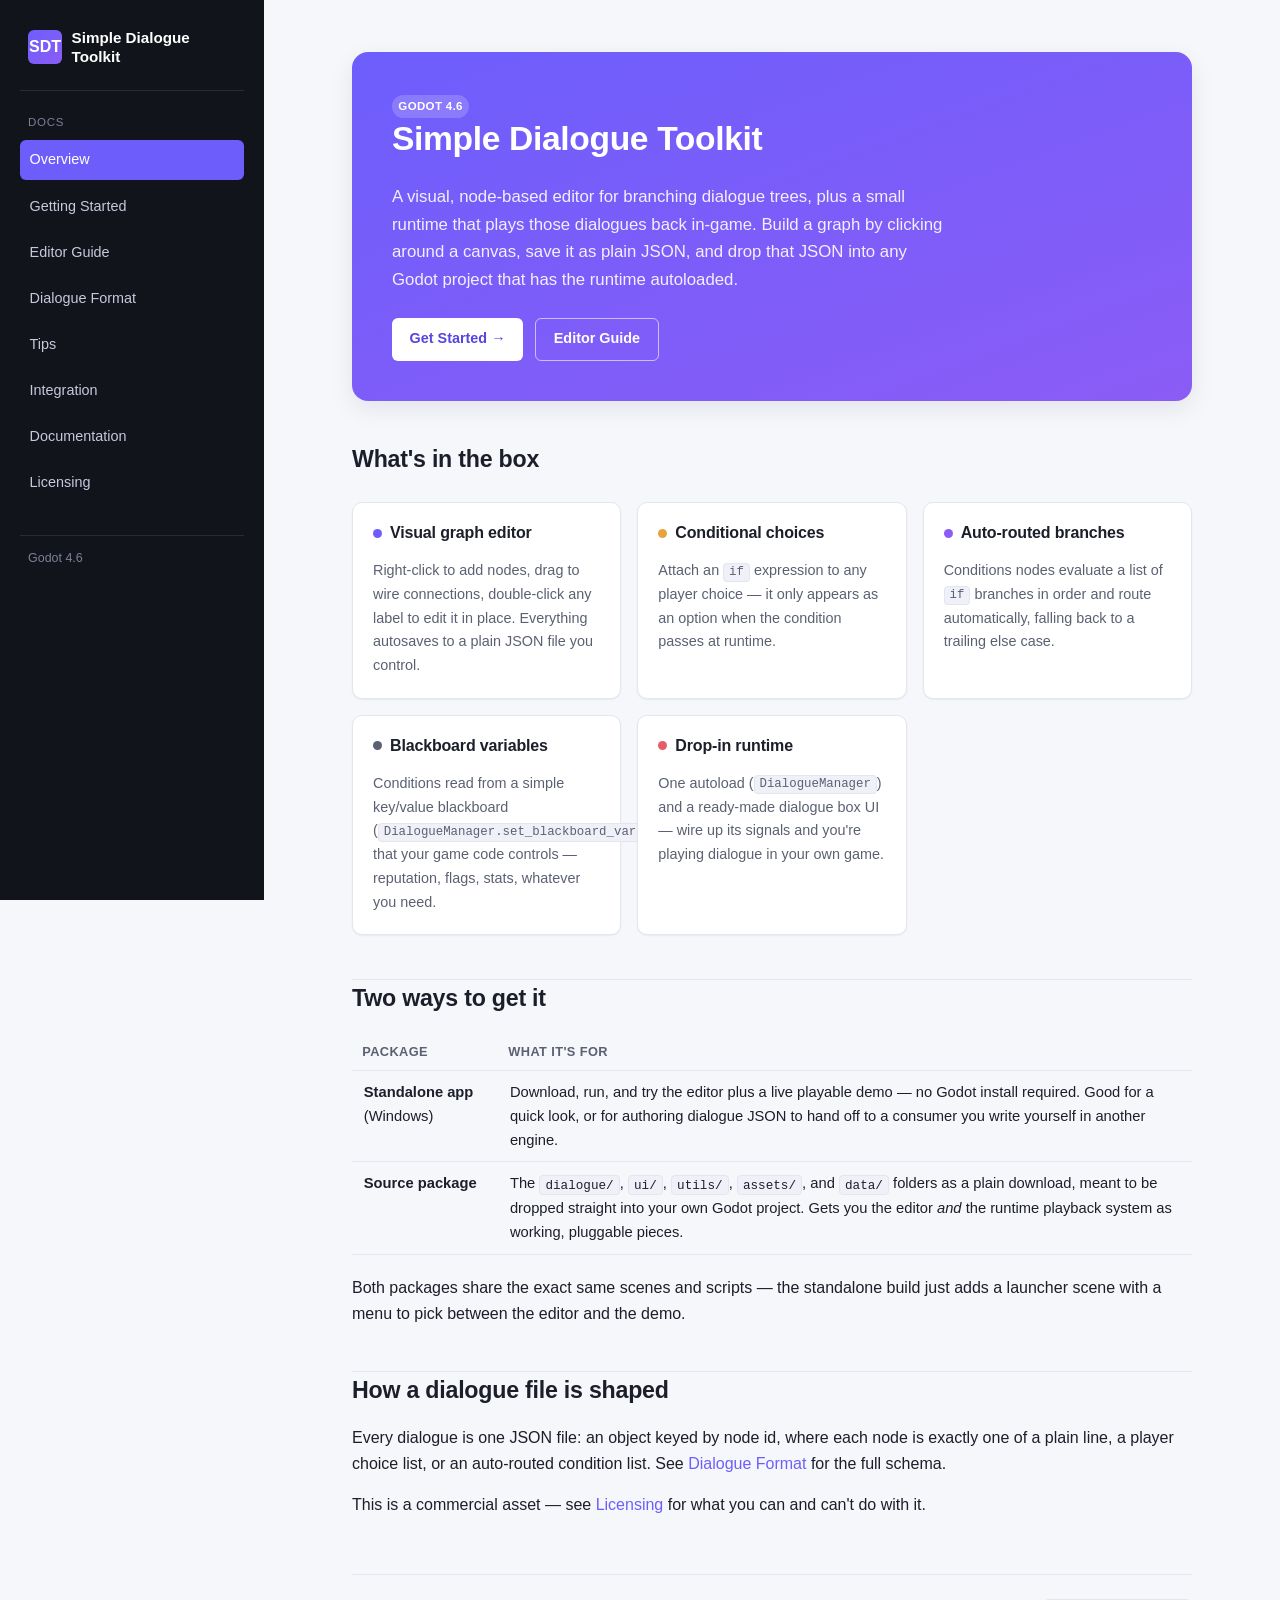
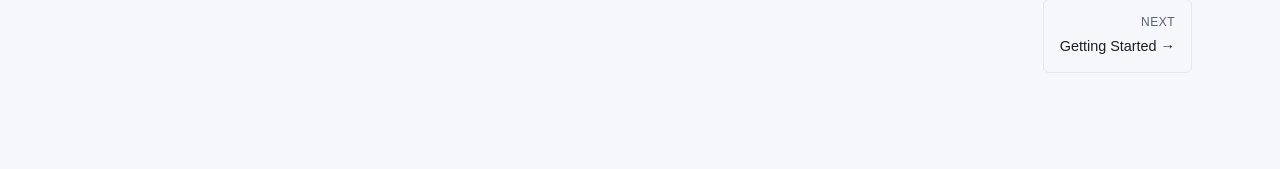
<file: index.html>
<!DOCTYPE html>
<html lang="en">
<head>
<meta charset="UTF-8">
<meta name="viewport" content="width=device-width, initial-scale=1.0">
<title>Overvieww · Simple Dialogue Toolkit Docs</title>
<link rel="stylesheet" href="assets/css/style.css">
</head>
<body>
<button class="nav-toggle" aria-label="Toggle navigation">☰</button>
<div class="layout">
  <nav class="sidebar">
    <div class="sidebar-brand">
      <span class="brand-mark">SDT</span>
      <span class="brand-name">Simple Dialogue<br>Toolkit</span>
    </div>
    <div class="sidebar-section-label">Docs</div>
    <ul class="nav-list">
      <li><a href="index.html">Overview</a></li>
      <li><a href="getting-started.html">Getting Started</a></li>
      <li><a href="editor-guide.html">Editor Guide</a></li>
      <li><a href="dialogue-format.html">Dialogue Format</a></li>
      <li><a href="tips.html">Tips</a></li>
      <li><a href="integration.html">Integration</a></li>
      <li><a href="scripting.html">Documentation</a></li>
      <li><a href="licensing.html">Licensing</a></li>
    </ul>
    <div class="sidebar-footer">Godot 4.6</div>
  </nav>

  <main class="content">
    <div class="content-inner">

      <div class="hero">
        <span class="badge" style="background:rgba(255,255,255,0.18);color:#fff;">Godot 4.6</span>
        <h1>Simple Dialogue Toolkit</h1>
        <p>A visual, node-based editor for branching dialogue trees, plus a small runtime
        that plays those dialogues back in-game. Build a graph by clicking around a canvas,
        save it as plain JSON, and drop that JSON into any Godot project that has the
        runtime autoloaded.</p>
        <div class="hero-actions">
          <a class="btn btn--light" href="getting-started.html">Get Started →</a>
          <a class="btn btn--outline" href="editor-guide.html">Editor Guide</a>
        </div>
      </div>

      <h2>What's in the box</h2>
      <div class="card-grid">
        <div class="card">
          <h3><span class="dot dot--choice"></span> Visual graph editor</h3>
          <p>Right-click to add nodes, drag to wire connections, double-click any label
          to edit it in place. Everything autosaves to a plain JSON file you control.</p>
        </div>
        <div class="card">
          <h3><span class="dot dot--choice-if"></span> Conditional choices</h3>
          <p>Attach an <code>if</code> expression to any player choice — it only appears
          as an option when the condition passes at runtime.</p>
        </div>
        <div class="card">
          <h3><span class="dot dot--condition"></span> Auto-routed branches</h3>
          <p>Conditions nodes evaluate a list of <code>if</code> branches in order and
          route automatically, falling back to a trailing else case.</p>
        </div>
        <div class="card">
          <h3><span class="dot dot--else"></span> Blackboard variables</h3>
          <p>Conditions read from a simple key/value blackboard
          (<code>DialogueManager.set_blackboard_variable()</code>) that your game code
          controls — reputation, flags, stats, whatever you need.</p>
        </div>
        <div class="card">
          <h3><span class="dot" style="background:var(--color-accent-red)"></span> Drop-in runtime</h3>
          <p>One autoload (<code>DialogueManager</code>) and a ready-made dialogue box UI —
          wire up its signals and you're playing dialogue in your own game.</p>
        </div>
      </div>

      <h2>Two ways to get it</h2>
      <table>
        <tr><th>Package</th><th>What it's for</th></tr>
        <tr>
          <td><strong>Standalone app</strong> (Windows)</td>
          <td>Download, run, and try the editor plus a live playable demo — no Godot
          install required. Good for a quick look, or for authoring dialogue JSON to
          hand off to a consumer you write yourself in another engine.</td>
        </tr>
        <tr>
          <td><strong>Source package</strong></td>
          <td>The <code>dialogue/</code>, <code>ui/</code>, <code>utils/</code>,
          <code>assets/</code>, and <code>data/</code> folders as a plain download, meant
          to be dropped straight into your own Godot project. Gets you the editor
          <em>and</em> the runtime playback system as working, pluggable pieces.</td>
        </tr>
      </table>
      <p>Both packages share the exact same scenes and scripts — the standalone build
      just adds a launcher scene with a menu to pick between the editor and the demo.</p>

      <h2>How a dialogue file is shaped</h2>
      <p>Every dialogue is one JSON file: an object keyed by node id, where each node is
      exactly one of a plain line, a player choice list, or an auto-routed condition
      list. See <a href="dialogue-format.html">Dialogue Format</a> for the full schema.</p>

      <p>This is a commercial asset — see <a href="licensing.html">Licensing</a> for what
      you can and can't do with it.</p>

      <div class="next-prev">
        <span></span>
        <a class="to-end" href="getting-started.html">
          <span class="direction">Next</span>
          Getting Started →
        </a>
      </div>

    </div>
  </main>
</div>
<script src="assets/js/site.js"></script>
</body>
</html>
</file>
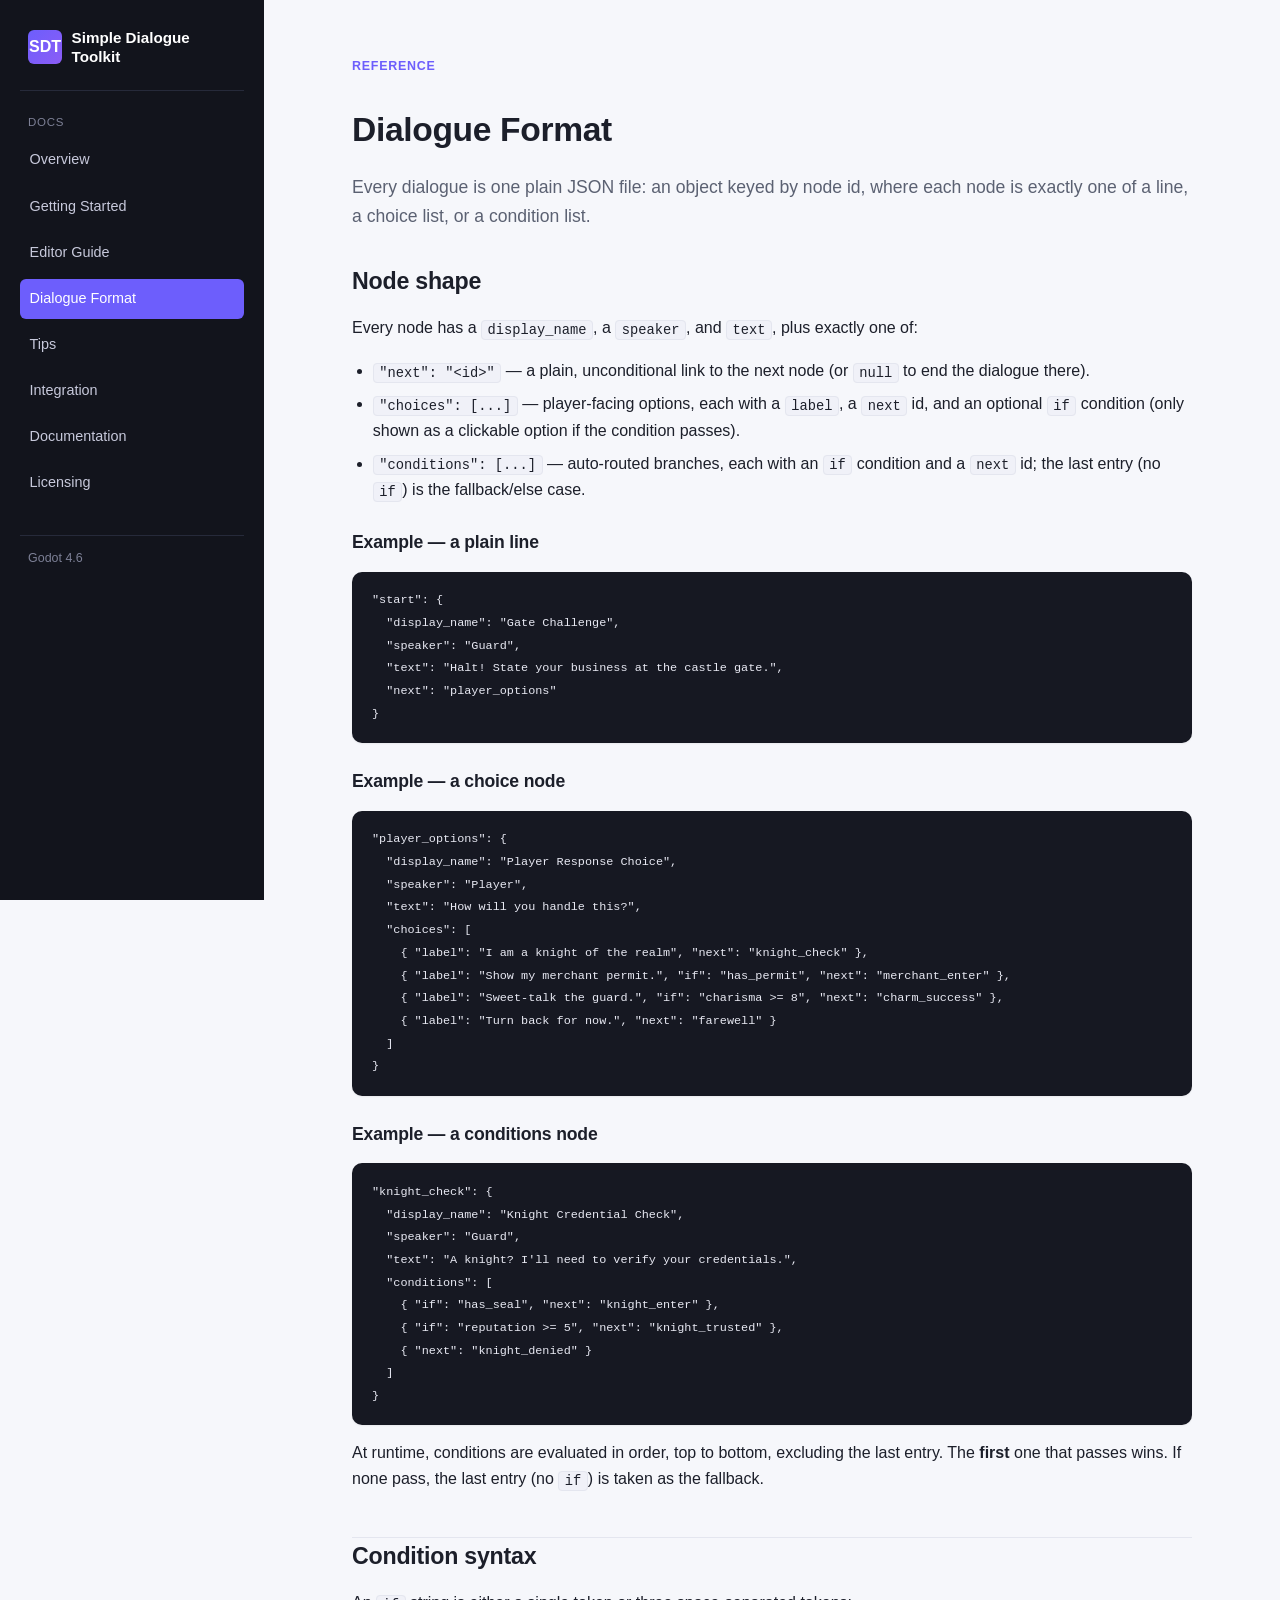
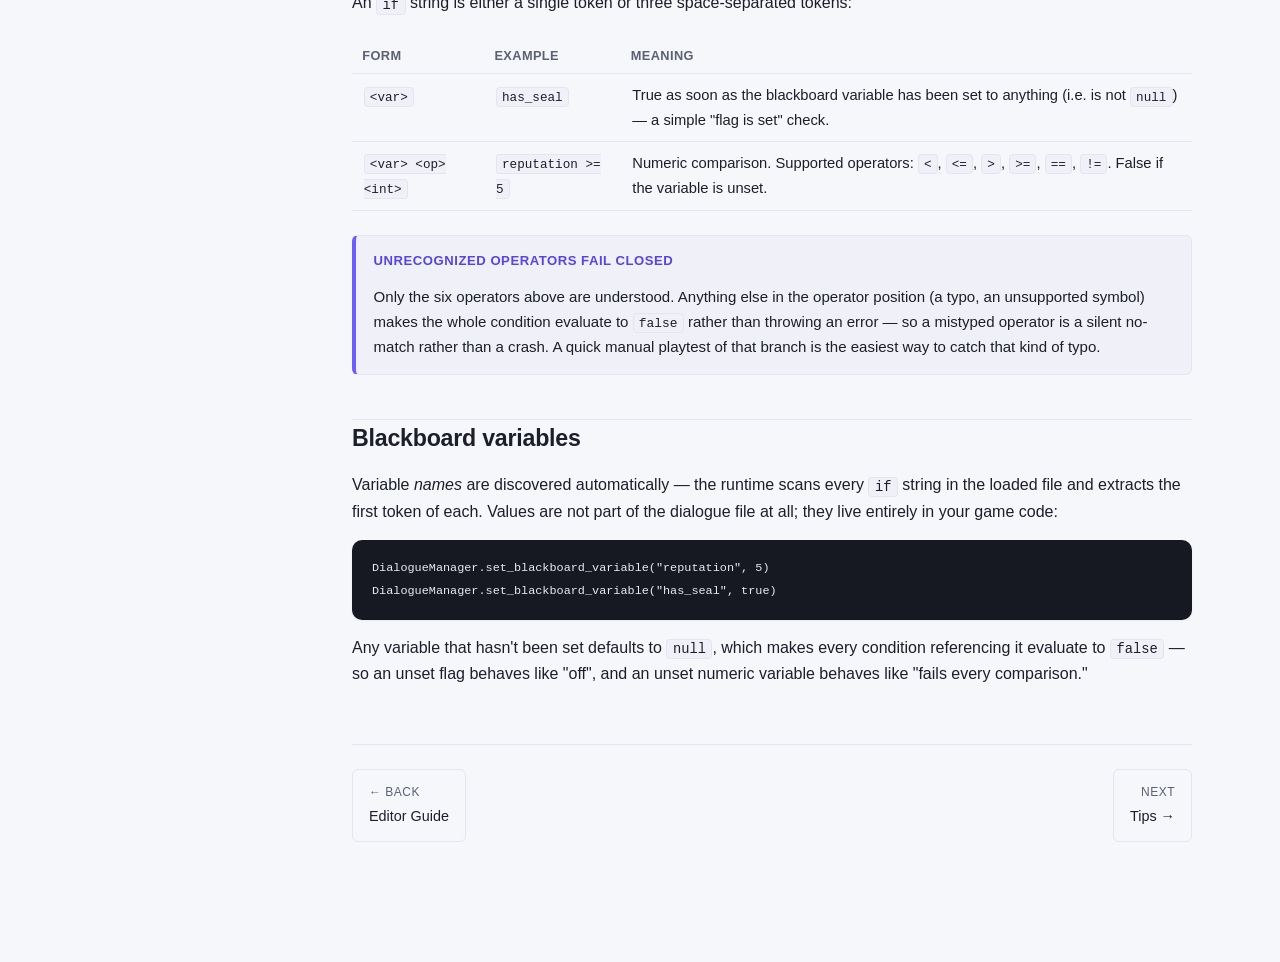
<file: dialogue-format.html>
<!DOCTYPE html>
<html lang="en">
<head>
<meta charset="UTF-8">
<meta name="viewport" content="width=device-width, initial-scale=1.0">
<title>Dialogue Format · Simple Dialogue Toolkit Docs</title>
<link rel="stylesheet" href="assets/css/style.css">
</head>
<body>
<button class="nav-toggle" aria-label="Toggle navigation">☰</button>
<div class="layout">
  <nav class="sidebar">
    <div class="sidebar-brand">
      <span class="brand-mark">SDT</span>
      <span class="brand-name">Simple Dialogue<br>Toolkit</span>
    </div>
    <div class="sidebar-section-label">Docs</div>
    <ul class="nav-list">
      <li><a href="index.html">Overview</a></li>
      <li><a href="getting-started.html">Getting Started</a></li>
      <li><a href="editor-guide.html">Editor Guide</a></li>
      <li><a href="dialogue-format.html">Dialogue Format</a></li>
      <li><a href="tips.html">Tips</a></li>
      <li><a href="integration.html">Integration</a></li>
      <li><a href="scripting.html">Documentation</a></li>
      <li><a href="licensing.html">Licensing</a></li>
    </ul>
    <div class="sidebar-footer">Godot 4.6</div>
  </nav>

  <main class="content">
    <div class="content-inner">
      <div class="page-header">
        <span class="eyebrow">Reference</span>
        <h1>Dialogue Format</h1>
        <p class="lede">Every dialogue is one plain JSON file: an object keyed by node
        id, where each node is exactly one of a line, a choice list, or a condition
        list.</p>
      </div>

      <h2>Node shape</h2>
      <p>Every node has a <code>display_name</code>, a <code>speaker</code>, and
      <code>text</code>, plus exactly one of:</p>
      <ul>
        <li><code>"next": "&lt;id&gt;"</code> — a plain, unconditional link to the next
        node (or <code>null</code> to end the dialogue there).</li>
        <li><code>"choices": [...]</code> — player-facing options, each with a
        <code>label</code>, a <code>next</code> id, and an optional <code>if</code>
        condition (only shown as a clickable option if the condition passes).</li>
        <li><code>"conditions": [...]</code> — auto-routed branches, each with an
        <code>if</code> condition and a <code>next</code> id; the last entry (no
        <code>if</code>) is the fallback/else case.</li>
      </ul>

      <h3>Example — a plain line</h3>
      <pre><code>"start": {
  "display_name": "Gate Challenge",
  "speaker": "Guard",
  "text": "Halt! State your business at the castle gate.",
  "next": "player_options"
}</code></pre>

      <h3>Example — a choice node</h3>
      <pre><code>"player_options": {
  "display_name": "Player Response Choice",
  "speaker": "Player",
  "text": "How will you handle this?",
  "choices": [
    { "label": "I am a knight of the realm", "next": "knight_check" },
    { "label": "Show my merchant permit.", "if": "has_permit", "next": "merchant_enter" },
    { "label": "Sweet-talk the guard.", "if": "charisma >= 8", "next": "charm_success" },
    { "label": "Turn back for now.", "next": "farewell" }
  ]
}</code></pre>

      <h3>Example — a conditions node</h3>
      <pre><code>"knight_check": {
  "display_name": "Knight Credential Check",
  "speaker": "Guard",
  "text": "A knight? I'll need to verify your credentials.",
  "conditions": [
    { "if": "has_seal", "next": "knight_enter" },
    { "if": "reputation >= 5", "next": "knight_trusted" },
    { "next": "knight_denied" }
  ]
}</code></pre>
      <p>At runtime, conditions are evaluated in order, top to bottom, excluding the
      last entry. The <strong>first</strong> one that passes wins. If none pass, the
      last entry (no <code>if</code>) is taken as the fallback.</p>

      <h2>Condition syntax</h2>
      <p>An <code>if</code> string is either a single token or three space-separated
      tokens:</p>
      <table>
        <tr><th>Form</th><th>Example</th><th>Meaning</th></tr>
        <tr>
          <td><code>&lt;var&gt;</code></td>
          <td><code>has_seal</code></td>
          <td>True as soon as the blackboard variable has been set to anything (i.e. is
          not <code>null</code>) — a simple "flag is set" check.</td>
        </tr>
        <tr>
          <td><code>&lt;var&gt; &lt;op&gt; &lt;int&gt;</code></td>
          <td><code>reputation &gt;= 5</code></td>
          <td>Numeric comparison. Supported operators:
          <code>&lt;</code>, <code>&lt;=</code>, <code>&gt;</code>, <code>&gt;=</code>,
          <code>==</code>, <code>!=</code>. False if the variable is unset.</td>
        </tr>
      </table>

      <div class="callout callout--note">
        <span class="callout-title">Unrecognized operators fail closed</span>
        <p>Only the six operators above are understood. Anything else in the operator
        position (a typo, an unsupported symbol) makes the whole condition evaluate to
        <code>false</code> rather than throwing an error — so a mistyped operator is a
        silent no-match rather than a crash. A quick manual playtest of that branch is
        the easiest way to catch that kind of typo.</p>
      </div>

      <h2>Blackboard variables</h2>
      <p>Variable <em>names</em> are discovered automatically — the runtime scans every
      <code>if</code> string in the loaded file and extracts the first token of each.
      Values are not part of the dialogue file at all; they live entirely in your game
      code:</p>
      <pre><code>DialogueManager.set_blackboard_variable("reputation", 5)
DialogueManager.set_blackboard_variable("has_seal", true)</code></pre>
      <p>Any variable that hasn't been set defaults to <code>null</code>, which makes
      every condition referencing it evaluate to <code>false</code> — so an
      unset flag behaves like "off", and an unset numeric variable behaves like
      "fails every comparison."</p>

      <div class="next-prev">
        <a href="editor-guide.html">
          <span class="direction">← Back</span>
          Editor Guide
        </a>
        <a class="to-end" href="tips.html">
          <span class="direction">Next</span>
          Tips →
        </a>
      </div>
    </div>
  </main>
</div>
<script src="assets/js/site.js"></script>
</body>
</html>
</file>
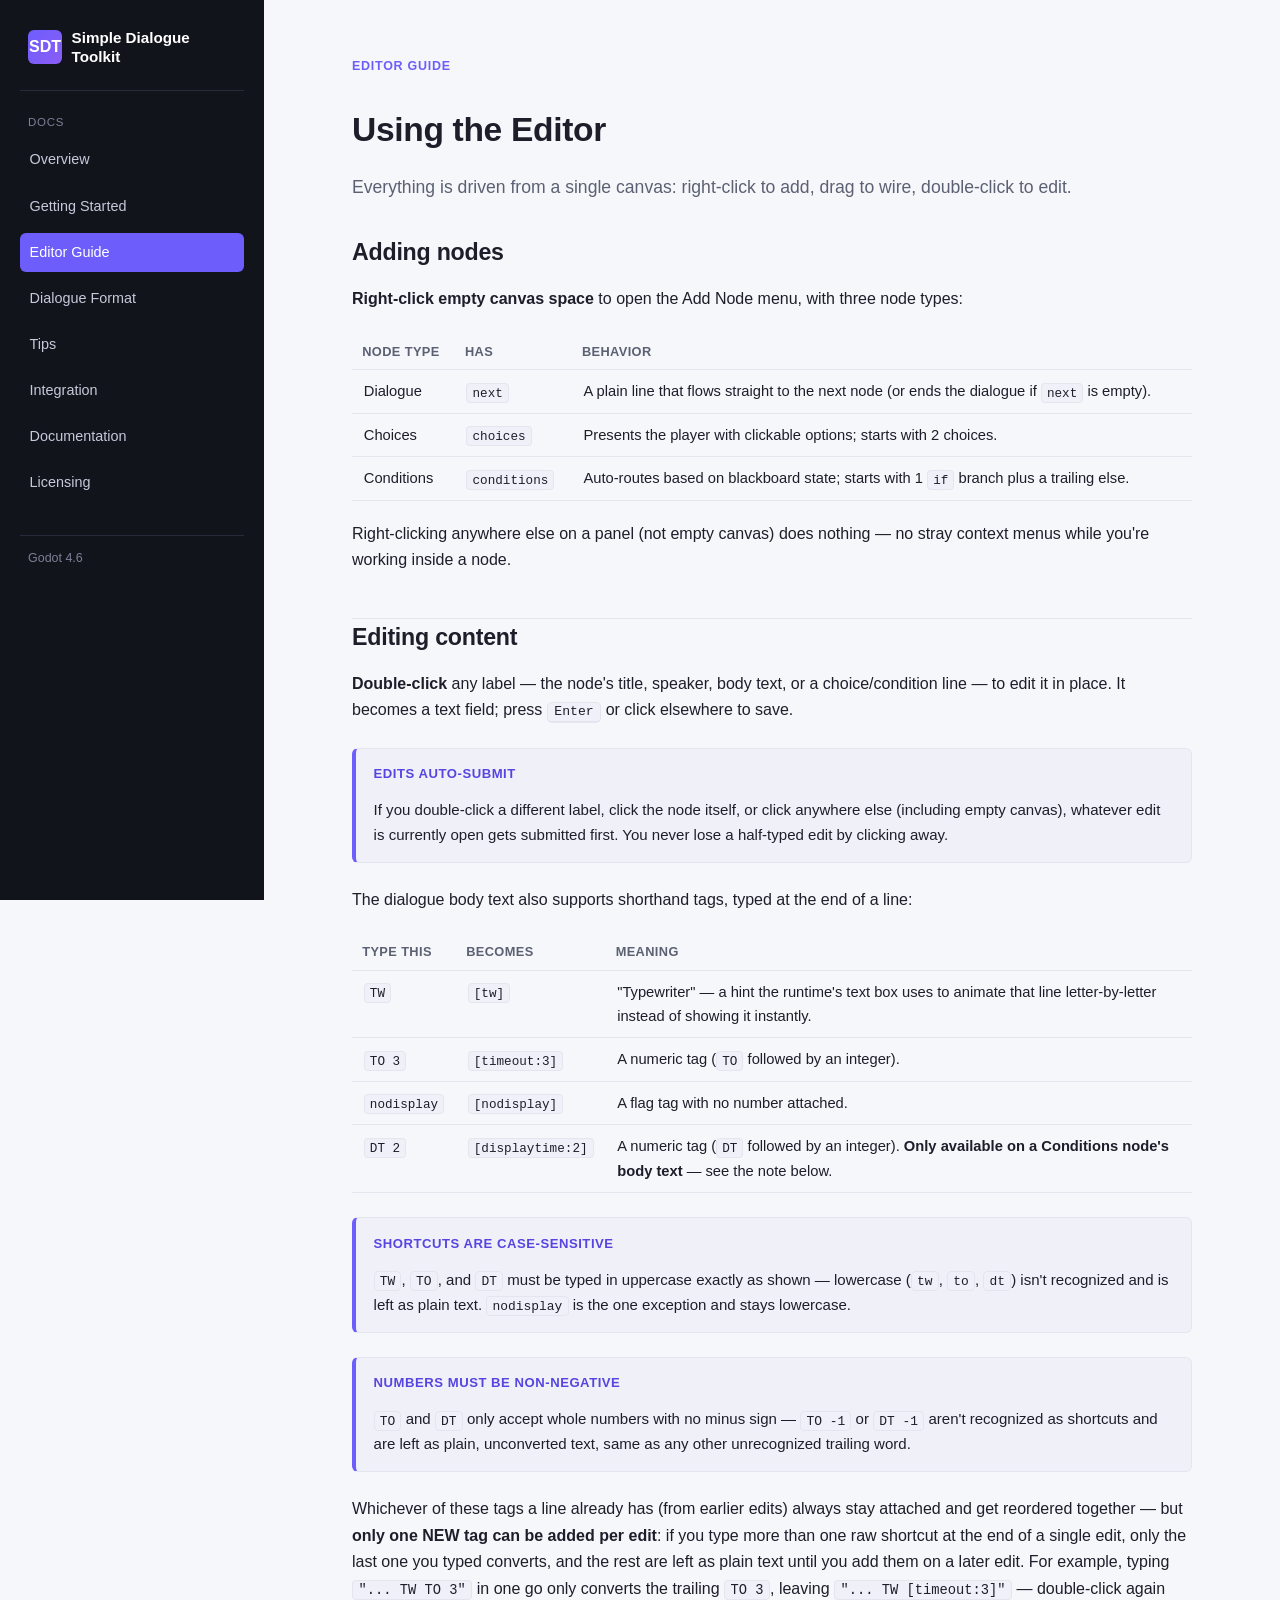
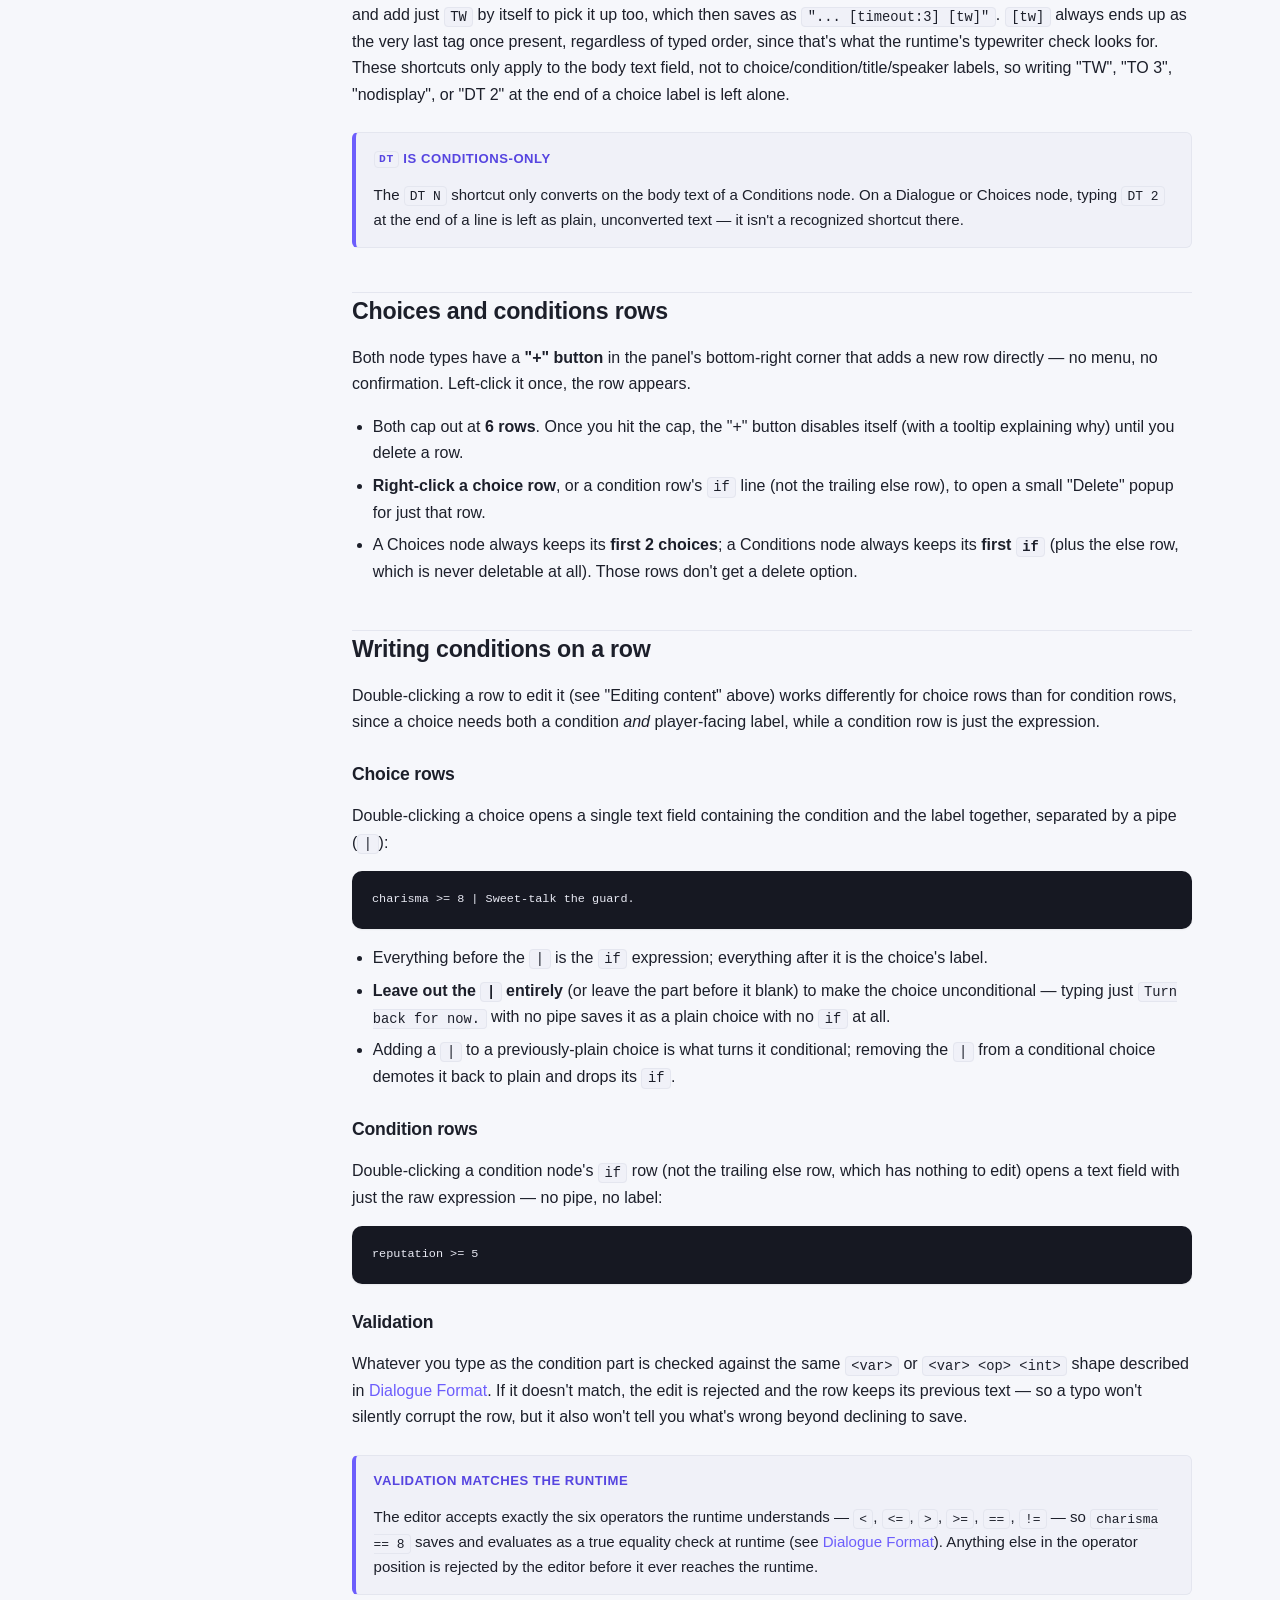
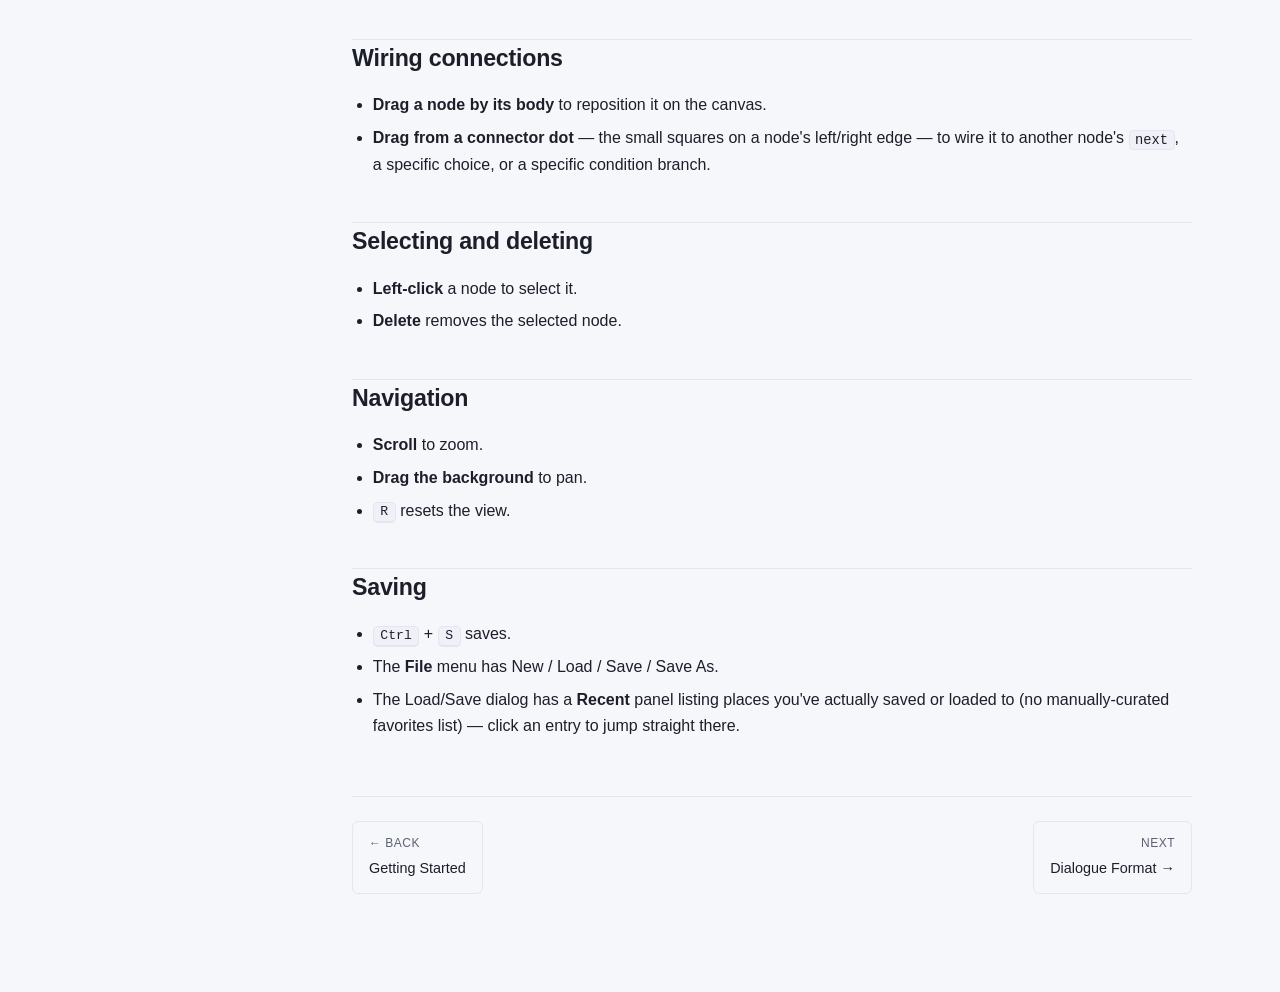
<file: editor-guide.html>
<!DOCTYPE html>
<html lang="en">
<head>
<meta charset="UTF-8">
<meta name="viewport" content="width=device-width, initial-scale=1.0">
<title>Editor Guide · Simple Dialogue Toolkit Docs</title>
<link rel="stylesheet" href="assets/css/style.css">
</head>
<body>
<button class="nav-toggle" aria-label="Toggle navigation">☰</button>
<div class="layout">
  <nav class="sidebar">
    <div class="sidebar-brand">
      <span class="brand-mark">SDT</span>
      <span class="brand-name">Simple Dialogue<br>Toolkit</span>
    </div>
    <div class="sidebar-section-label">Docs</div>
    <ul class="nav-list">
      <li><a href="index.html">Overview</a></li>
      <li><a href="getting-started.html">Getting Started</a></li>
      <li><a href="editor-guide.html">Editor Guide</a></li>
      <li><a href="dialogue-format.html">Dialogue Format</a></li>
      <li><a href="tips.html">Tips</a></li>
      <li><a href="integration.html">Integration</a></li>
      <li><a href="scripting.html">Documentation</a></li>
      <li><a href="licensing.html">Licensing</a></li>
    </ul>
    <div class="sidebar-footer">Godot 4.6</div>
  </nav>

  <main class="content">
    <div class="content-inner">
      <div class="page-header">
        <span class="eyebrow">Editor Guide</span>
        <h1>Using the Editor</h1>
        <p class="lede">Everything is driven from a single canvas: right-click to add,
        drag to wire, double-click to edit.</p>
      </div>

      <h2>Adding nodes</h2>
      <p><strong>Right-click empty canvas space</strong> to open the Add Node menu, with
      three node types:</p>
      <table>
        <tr><th>Node type</th><th>Has</th><th>Behavior</th></tr>
        <tr>
          <td>Dialogue</td>
          <td><code>next</code></td>
          <td>A plain line that flows straight to the next node (or ends the dialogue if
          <code>next</code> is empty).</td>
        </tr>
        <tr>
          <td>Choices</td>
          <td><code>choices</code></td>
          <td>Presents the player with clickable options; starts with 2 choices.</td>
        </tr>
        <tr>
          <td>Conditions</td>
          <td><code>conditions</code></td>
          <td>Auto-routes based on blackboard state; starts with 1 <code>if</code> branch
          plus a trailing else.</td>
        </tr>
      </table>
      <p>Right-clicking anywhere else on a panel (not empty canvas) does nothing — no
      stray context menus while you're working inside a node.</p>

      <h2>Editing content</h2>
      <p><strong>Double-click</strong> any label — the node's title, speaker, body text,
      or a choice/condition line — to edit it in place. It becomes a text field; press
      <kbd>Enter</kbd> or click elsewhere to save.</p>
      <div class="callout callout--note">
        <span class="callout-title">Edits auto-submit</span>
        <p>If you double-click a different label, click the node itself, or click
        anywhere else (including empty canvas), whatever edit is currently open gets
        submitted first. You never lose a half-typed edit by clicking away.</p>
      </div>
      <p>The dialogue body text also supports shorthand tags, typed at the end of a
      line:</p>
      <table>
        <tr><th>Type this</th><th>Becomes</th><th>Meaning</th></tr>
        <tr>
          <td><code>TW</code></td>
          <td><code>[tw]</code></td>
          <td>"Typewriter" — a hint the runtime's text box uses to animate that line
          letter-by-letter instead of showing it instantly.</td>
        </tr>
        <tr>
          <td><code>TO 3</code></td>
          <td><code>[timeout:3]</code></td>
          <td>A numeric tag (<code>TO</code> followed by an integer).</td>
        </tr>
        <tr>
          <td><code>nodisplay</code></td>
          <td><code>[nodisplay]</code></td>
          <td>A flag tag with no number attached.</td>
        </tr>
        <tr>
          <td><code>DT 2</code></td>
          <td><code>[displaytime:2]</code></td>
          <td>A numeric tag (<code>DT</code> followed by an integer).
          <strong>Only available on a Conditions node's body text</strong> — see the
          note below.</td>
        </tr>
      </table>
      <div class="callout callout--note">
        <span class="callout-title">Shortcuts are case-sensitive</span>
        <p><code>TW</code>, <code>TO</code>, and <code>DT</code> must be typed in
        uppercase exactly as shown — lowercase (<code>tw</code>, <code>to</code>,
        <code>dt</code>) isn't recognized and is left as plain text.
        <code>nodisplay</code> is the one exception and stays lowercase.</p>
      </div>
      <div class="callout callout--note">
        <span class="callout-title">Numbers must be non-negative</span>
        <p><code>TO</code> and <code>DT</code> only accept whole numbers with no minus
        sign — <code>TO -1</code> or <code>DT -1</code> aren't recognized as shortcuts
        and are left as plain, unconverted text, same as any other unrecognized
        trailing word.</p>
      </div>
      <p>Whichever of these tags a line already has (from earlier edits) always stay
      attached and get reordered together — but <strong>only one NEW tag can be added
      per edit</strong>: if you type more than one raw shortcut at the end of a single
      edit, only the last one you typed converts, and the rest are left as plain text
      until you add them on a later edit. For example, typing
      <code>"... TW TO 3"</code> in one go only converts the trailing
      <code>TO 3</code>, leaving <code>"... TW [timeout:3]"</code> — double-click again
      and add just <code>TW</code> by itself to pick it up too, which then saves as
      <code>"... [timeout:3] [tw]"</code>. <code>[tw]</code> always ends up as the very
      last tag once present, regardless of typed order, since that's what the
      runtime's typewriter check looks for. These shortcuts only apply to the body
      text field, not to choice/condition/title/speaker labels, so writing "TW",
      "TO 3", "nodisplay", or "DT 2" at the end of a choice label is left alone.</p>
      <div class="callout callout--note">
        <span class="callout-title"><code>DT</code> is Conditions-only</span>
        <p>The <code>DT N</code> shortcut only converts on the body text of a
        Conditions node. On a Dialogue or Choices node, typing <code>DT 2</code>
        at the end of a line is left as plain, unconverted text — it isn't a recognized
        shortcut there.</p>
      </div>

      <h2>Choices and conditions rows</h2>
      <p>Both node types have a <strong>"+" button</strong> in the panel's bottom-right
      corner that adds a new row directly — no menu, no confirmation. Left-click it once,
      the row appears.</p>
      <ul>
        <li>Both cap out at <strong>6 rows</strong>. Once you hit the cap, the "+" button
        disables itself (with a tooltip explaining why) until you delete a row.</li>
        <li><strong>Right-click a choice row</strong>, or a condition row's
        <code>if</code> line (not the trailing else row), to open a small "Delete" popup
        for just that row.</li>
        <li>A Choices node always keeps its <strong>first 2 choices</strong>; a
        Conditions node always keeps its <strong>first <code>if</code></strong> (plus the
        else row, which is never deletable at all). Those rows don't get a delete option.</li>
      </ul>

      <h2>Writing conditions on a row</h2>
      <p>Double-clicking a row to edit it (see "Editing content" above) works
      differently for choice rows than for condition rows, since a choice needs both a
      condition <em>and</em> player-facing label, while a condition row is just the
      expression.</p>

      <h3>Choice rows</h3>
      <p>Double-clicking a choice opens a single text field containing the condition
      and the label together, separated by a pipe (<code>|</code>):</p>
      <pre><code>charisma >= 8 | Sweet-talk the guard.</code></pre>
      <ul>
        <li>Everything before the <code>|</code> is the <code>if</code> expression;
        everything after it is the choice's label.</li>
        <li><strong>Leave out the <code>|</code> entirely</strong> (or leave the part
        before it blank) to make the choice unconditional — typing just
        <code>Turn back for now.</code> with no pipe saves it as a plain choice with no
        <code>if</code> at all.</li>
        <li>Adding a <code>|</code> to a previously-plain choice is what turns it
        conditional; removing the <code>|</code> from a conditional choice demotes it
        back to plain and drops its <code>if</code>.</li>
      </ul>

      <h3>Condition rows</h3>
      <p>Double-clicking a condition node's <code>if</code> row (not the trailing else
      row, which has nothing to edit) opens a text field with just the raw expression —
      no pipe, no label:</p>
      <pre><code>reputation >= 5</code></pre>

      <h3>Validation</h3>
      <p>Whatever you type as the condition part is checked against the same
      <code>&lt;var&gt;</code> or <code>&lt;var&gt; &lt;op&gt; &lt;int&gt;</code> shape
      described in <a href="dialogue-format.html">Dialogue Format</a>. If it doesn't
      match, the edit is rejected and the row keeps its previous text — so a typo won't
      silently corrupt the row, but it also won't tell you what's wrong beyond declining
      to save.</p>
      <div class="callout callout--note">
        <span class="callout-title">Validation matches the runtime</span>
        <p>The editor accepts exactly the six operators the runtime understands —
        <code>&lt;</code>, <code>&lt;=</code>, <code>&gt;</code>, <code>&gt;=</code>,
        <code>==</code>, <code>!=</code> — so <code>charisma == 8</code> saves and
        evaluates as a true equality check at runtime (see
        <a href="dialogue-format.html">Dialogue Format</a>). Anything else in the
        operator position is rejected by the editor before it ever reaches the
        runtime.</p>
      </div>

      <h2>Wiring connections</h2>
      <ul>
        <li><strong>Drag a node by its body</strong> to reposition it on the canvas.</li>
        <li><strong>Drag from a connector dot</strong> — the small squares on a node's
        left/right edge — to wire it to another node's <code>next</code>, a specific
        choice, or a specific condition branch.</li>
      </ul>

      <h2>Selecting and deleting</h2>
      <ul>
        <li><strong>Left-click</strong> a node to select it.</li>
        <li><strong>Delete</strong> removes the selected node.</li>
      </ul>

      <h2>Navigation</h2>
      <ul>
        <li><strong>Scroll</strong> to zoom.</li>
        <li><strong>Drag the background</strong> to pan.</li>
        <li><kbd>R</kbd> resets the view.</li>
      </ul>

      <h2>Saving</h2>
      <ul>
        <li><kbd>Ctrl</kbd> + <kbd>S</kbd> saves.</li>
        <li>The <strong>File</strong> menu has New / Load / Save / Save As.</li>
        <li>The Load/Save dialog has a <strong>Recent</strong> panel listing places
        you've actually saved or loaded to (no manually-curated favorites list) — click
        an entry to jump straight there.</li>
      </ul>

      <div class="next-prev">
        <a href="getting-started.html">
          <span class="direction">← Back</span>
          Getting Started
        </a>
        <a class="to-end" href="dialogue-format.html">
          <span class="direction">Next</span>
          Dialogue Format →
        </a>
      </div>
    </div>
  </main>
</div>
<script src="assets/js/site.js"></script>
</body>
</html>
</file>
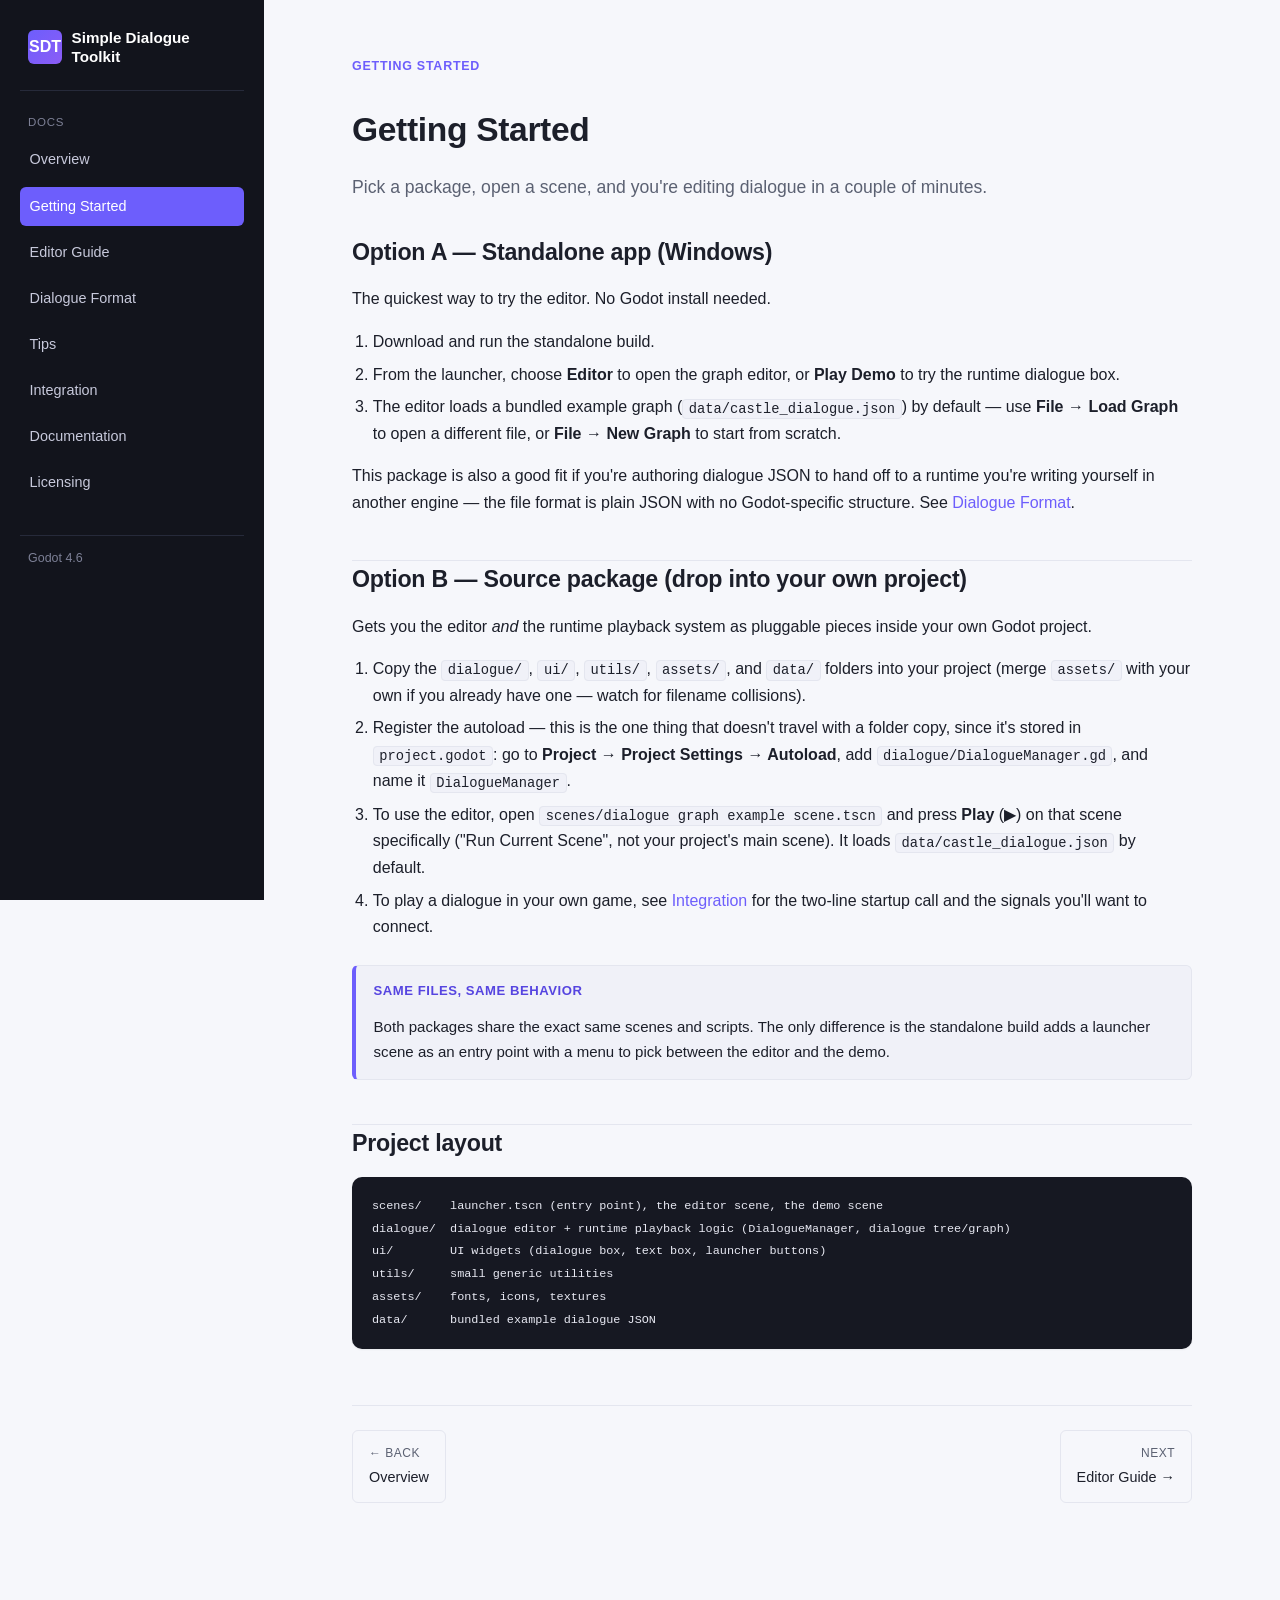
<file: getting-started.html>
<!DOCTYPE html>
<html lang="en">
<head>
<meta charset="UTF-8">
<meta name="viewport" content="width=device-width, initial-scale=1.0">
<title>Getting Started · Simple Dialogue Toolkit Docs</title>
<link rel="stylesheet" href="assets/css/style.css">
</head>
<body>
<button class="nav-toggle" aria-label="Toggle navigation">☰</button>
<div class="layout">
  <nav class="sidebar">
    <div class="sidebar-brand">
      <span class="brand-mark">SDT</span>
      <span class="brand-name">Simple Dialogue<br>Toolkit</span>
    </div>
    <div class="sidebar-section-label">Docs</div>
    <ul class="nav-list">
      <li><a href="index.html">Overview</a></li>
      <li><a href="getting-started.html">Getting Started</a></li>
      <li><a href="editor-guide.html">Editor Guide</a></li>
      <li><a href="dialogue-format.html">Dialogue Format</a></li>
      <li><a href="tips.html">Tips</a></li>
      <li><a href="integration.html">Integration</a></li>
      <li><a href="scripting.html">Documentation</a></li>
      <li><a href="licensing.html">Licensing</a></li>
    </ul>
    <div class="sidebar-footer">Godot 4.6</div>
  </nav>

  <main class="content">
    <div class="content-inner">
      <div class="page-header">
        <span class="eyebrow">Getting Started</span>
        <h1>Getting Started</h1>
        <p class="lede">Pick a package, open a scene, and you're editing dialogue in a
        couple of minutes.</p>
      </div>

      <h2>Option A — Standalone app (Windows)</h2>
      <p>The quickest way to try the editor. No Godot install needed.</p>
      <ol>
        <li>Download and run the standalone build.</li>
        <li>From the launcher, choose <strong>Editor</strong> to open the graph editor,
        or <strong>Play Demo</strong> to try the runtime dialogue box.</li>
        <li>The editor loads a bundled example graph
        (<code>data/castle_dialogue.json</code>) by default — use
        <strong>File → Load Graph</strong> to open a different file, or
        <strong>File → New Graph</strong> to start from scratch.</li>
      </ol>
      <p>This package is also a good fit if you're authoring dialogue JSON to hand off
      to a runtime you're writing yourself in another engine — the file format is plain
      JSON with no Godot-specific structure. See
      <a href="dialogue-format.html">Dialogue Format</a>.</p>

      <h2>Option B — Source package (drop into your own project)</h2>
      <p>Gets you the editor <em>and</em> the runtime playback system as pluggable
      pieces inside your own Godot project.</p>
      <ol>
        <li>Copy the <code>dialogue/</code>, <code>ui/</code>, <code>utils/</code>,
        <code>assets/</code>, and <code>data/</code> folders into your project (merge
        <code>assets/</code> with your own if you already have one — watch for filename
        collisions).</li>
        <li>Register the autoload — this is the one thing that doesn't travel with a
        folder copy, since it's stored in <code>project.godot</code>: go to
        <strong>Project → Project Settings → Autoload</strong>, add
        <code>dialogue/DialogueManager.gd</code>, and name it
        <code>DialogueManager</code>.</li>
        <li>To use the editor, open <code>scenes/dialogue graph example scene.tscn</code>
        and press <strong>Play</strong> (▶) on that scene specifically ("Run Current
        Scene", not your project's main scene). It loads
        <code>data/castle_dialogue.json</code> by default.</li>
        <li>To play a dialogue in your own game, see
        <a href="integration.html">Integration</a> for the two-line startup call and the
        signals you'll want to connect.</li>
      </ol>

      <div class="callout callout--note">
        <span class="callout-title">Same files, same behavior</span>
        <p>Both packages share the exact same scenes and scripts. The only difference is
        the standalone build adds a launcher scene as an entry point with a menu to pick
        between the editor and the demo.</p>
      </div>

      <h2>Project layout</h2>
      <pre><code>scenes/    launcher.tscn (entry point), the editor scene, the demo scene
dialogue/  dialogue editor + runtime playback logic (DialogueManager, dialogue tree/graph)
ui/        UI widgets (dialogue box, text box, launcher buttons)
utils/     small generic utilities
assets/    fonts, icons, textures
data/      bundled example dialogue JSON</code></pre>

      <div class="next-prev">
        <a href="index.html">
          <span class="direction">← Back</span>
          Overview
        </a>
        <a class="to-end" href="editor-guide.html">
          <span class="direction">Next</span>
          Editor Guide →
        </a>
      </div>
    </div>
  </main>
</div>
<script src="assets/js/site.js"></script>
</body>
</html>
</file>
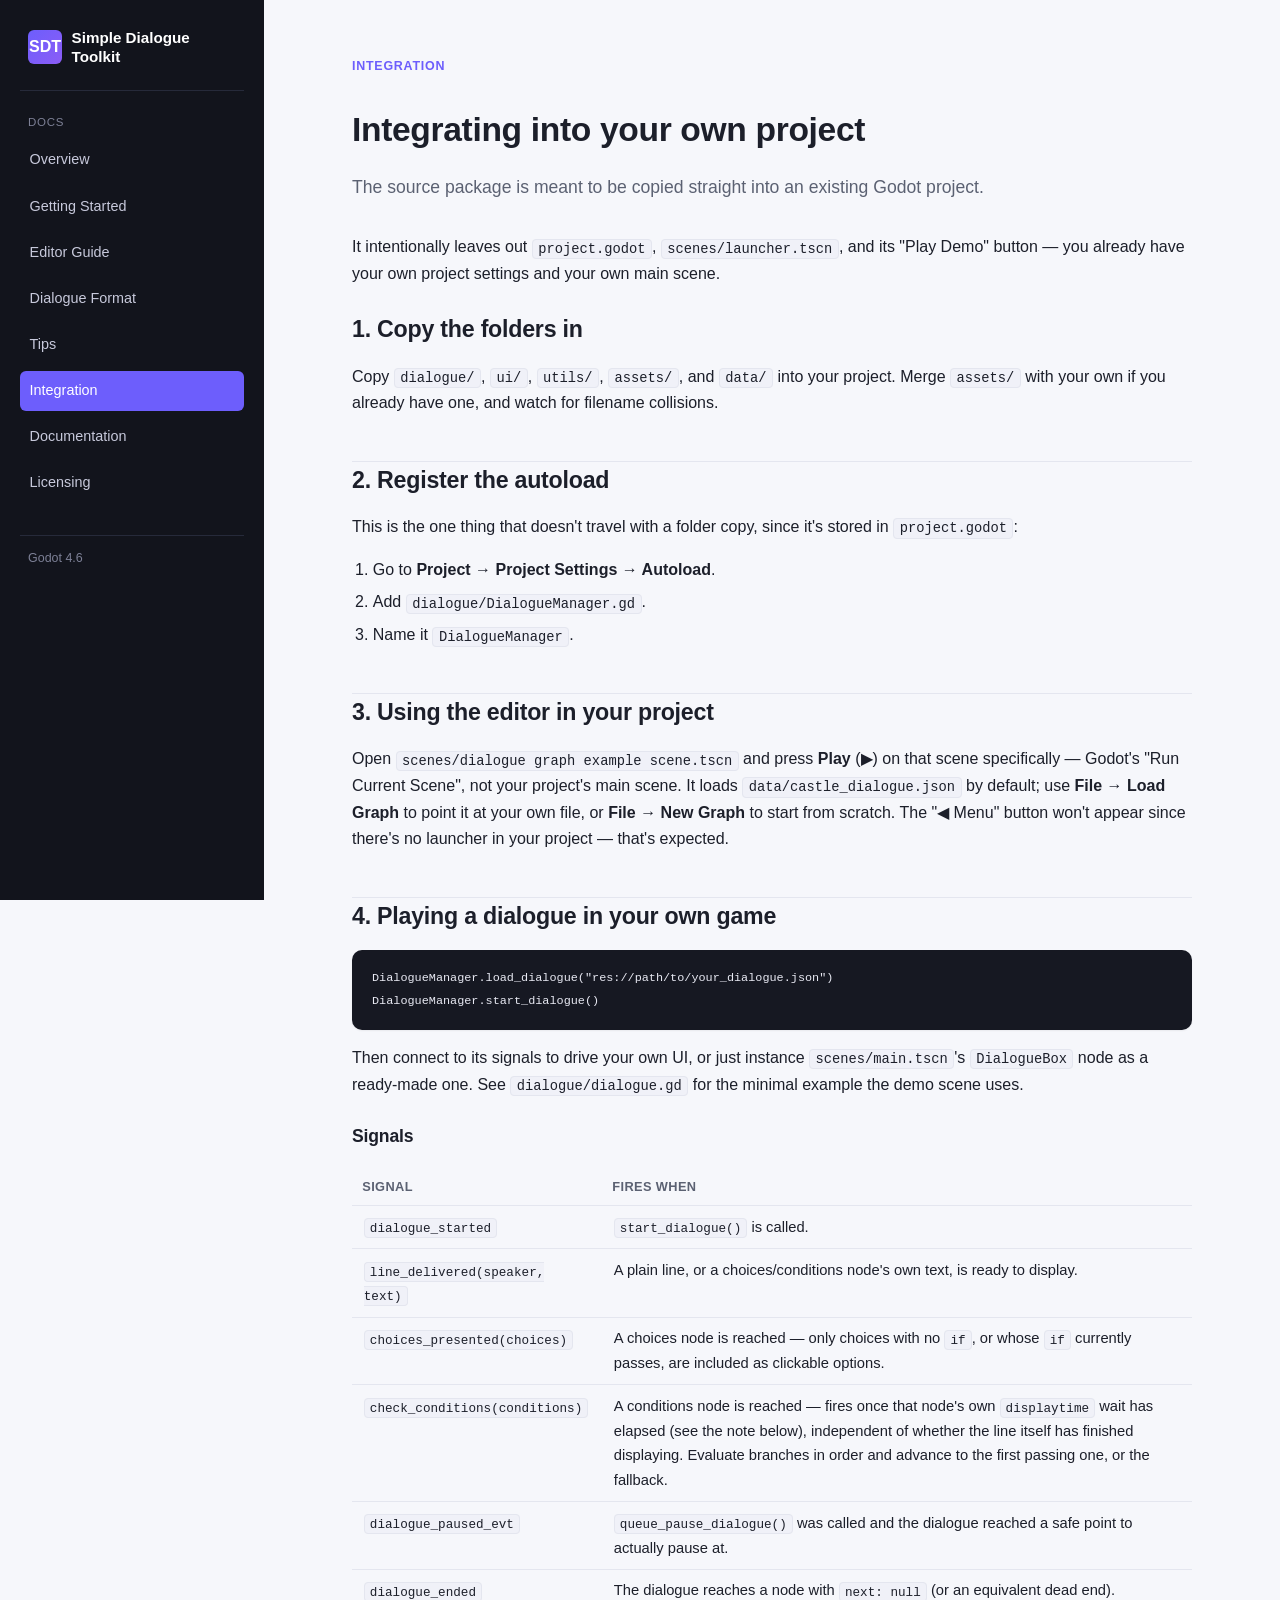
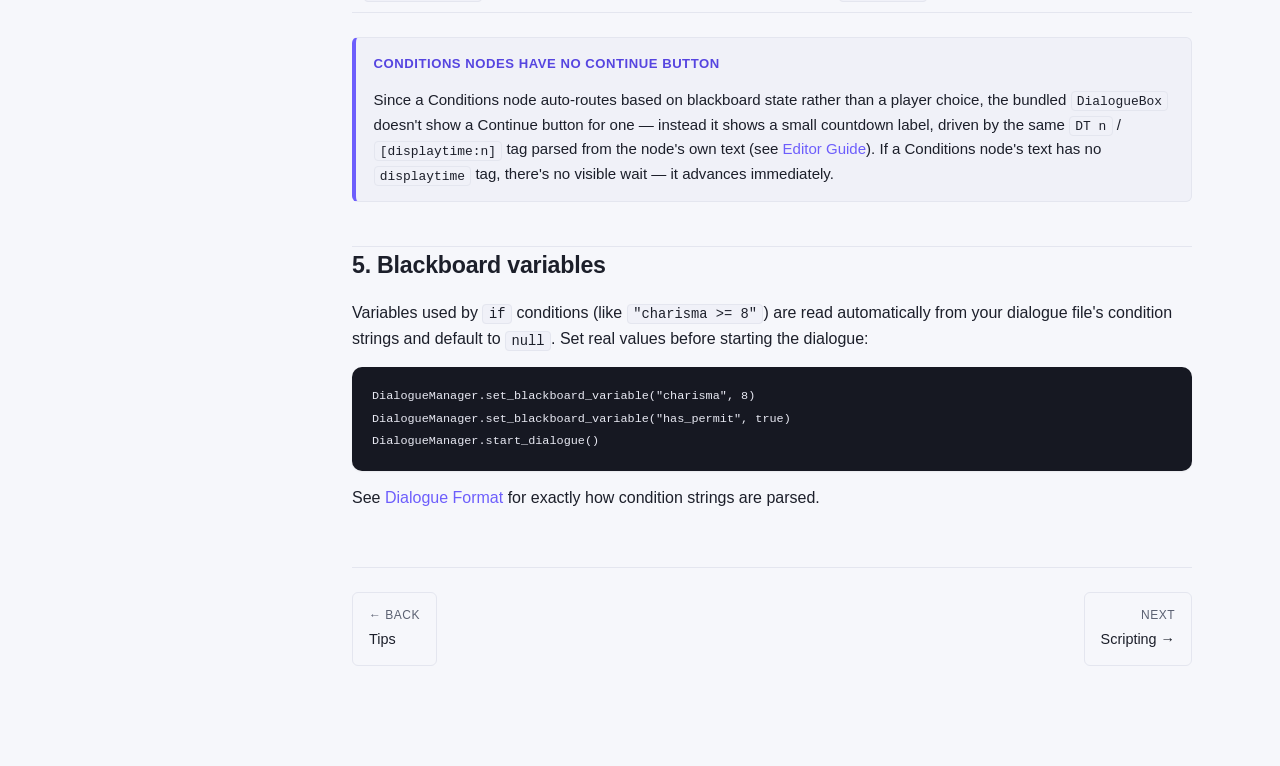
<file: integration.html>
<!DOCTYPE html>
<html lang="en">
<head>
<meta charset="UTF-8">
<meta name="viewport" content="width=device-width, initial-scale=1.0">
<title>Integration · Simple Dialogue Toolkit Docs</title>
<link rel="stylesheet" href="assets/css/style.css">
</head>
<body>
<button class="nav-toggle" aria-label="Toggle navigation">☰</button>
<div class="layout">
  <nav class="sidebar">
    <div class="sidebar-brand">
      <span class="brand-mark">SDT</span>
      <span class="brand-name">Simple Dialogue<br>Toolkit</span>
    </div>
    <div class="sidebar-section-label">Docs</div>
    <ul class="nav-list">
      <li><a href="index.html">Overview</a></li>
      <li><a href="getting-started.html">Getting Started</a></li>
      <li><a href="editor-guide.html">Editor Guide</a></li>
      <li><a href="dialogue-format.html">Dialogue Format</a></li>
      <li><a href="tips.html">Tips</a></li>
      <li><a href="integration.html">Integration</a></li>
      <li><a href="scripting.html">Documentation</a></li>
      <li><a href="licensing.html">Licensing</a></li>
    </ul>
    <div class="sidebar-footer">Godot 4.6</div>
  </nav>

  <main class="content">
    <div class="content-inner">
      <div class="page-header">
        <span class="eyebrow">Integration</span>
        <h1>Integrating into your own project</h1>
        <p class="lede">The source package is meant to be copied straight into an
        existing Godot project.</p>
      </div>

      <p>It intentionally leaves out <code>project.godot</code>,
      <code>scenes/launcher.tscn</code>, and its "Play Demo" button — you already have
      your own project settings and your own main scene.</p>

      <h2>1. Copy the folders in</h2>
      <p>Copy <code>dialogue/</code>, <code>ui/</code>, <code>utils/</code>,
      <code>assets/</code>, and <code>data/</code> into your project. Merge
      <code>assets/</code> with your own if you already have one, and watch for filename
      collisions.</p>

      <h2>2. Register the autoload</h2>
      <p>This is the one thing that doesn't travel with a folder copy, since it's stored
      in <code>project.godot</code>:</p>
      <ol>
        <li>Go to <strong>Project → Project Settings → Autoload</strong>.</li>
        <li>Add <code>dialogue/DialogueManager.gd</code>.</li>
        <li>Name it <code>DialogueManager</code>.</li>
      </ol>

      <h2>3. Using the editor in your project</h2>
      <p>Open <code>scenes/dialogue graph example scene.tscn</code> and press
      <strong>Play</strong> (▶) on that scene specifically — Godot's "Run Current Scene",
      not your project's main scene. It loads <code>data/castle_dialogue.json</code> by
      default; use <strong>File → Load Graph</strong> to point it at your own file, or
      <strong>File → New Graph</strong> to start from scratch. The "◀ Menu" button won't
      appear since there's no launcher in your project — that's expected.</p>

      <h2>4. Playing a dialogue in your own game</h2>
      <pre><code>DialogueManager.load_dialogue("res://path/to/your_dialogue.json")
DialogueManager.start_dialogue()</code></pre>
      <p>Then connect to its signals to drive your own UI, or just instance
      <code>scenes/main.tscn</code>'s <code>DialogueBox</code> node as a ready-made one.
      See <code>dialogue/dialogue.gd</code> for the minimal example the demo scene
      uses.</p>

      <h3>Signals</h3>
      <table>
        <tr><th>Signal</th><th>Fires when</th></tr>
        <tr>
          <td><code>dialogue_started</code></td>
          <td><code>start_dialogue()</code> is called.</td>
        </tr>
        <tr>
          <td><code>line_delivered(speaker, text)</code></td>
          <td>A plain line, or a choices/conditions node's own text, is ready to
          display.</td>
        </tr>
        <tr>
          <td><code>choices_presented(choices)</code></td>
          <td>A choices node is reached — only choices with no <code>if</code>, or whose
          <code>if</code> currently passes, are included as clickable options.</td>
        </tr>
        <tr>
          <td><code>check_conditions(conditions)</code></td>
          <td>A conditions node is reached — fires once that node's own
          <code>displaytime</code> wait has elapsed (see the note below), independent
          of whether the line itself has finished displaying. Evaluate branches in
          order and advance to the first passing one, or the fallback.</td>
        </tr>
        <tr>
          <td><code>dialogue_paused_evt</code></td>
          <td><code>queue_pause_dialogue()</code> was called and the dialogue reached a
          safe point to actually pause at.</td>
        </tr>
        <tr>
          <td><code>dialogue_ended</code></td>
          <td>The dialogue reaches a node with <code>next: null</code> (or an
          equivalent dead end).</td>
        </tr>
      </table>

      <div class="callout callout--note">
        <span class="callout-title">Conditions nodes have no Continue button</span>
        <p>Since a Conditions node auto-routes based on blackboard state rather than a
        player choice, the bundled <code>DialogueBox</code> doesn't show a Continue
        button for one — instead it shows a small countdown label, driven by the same
        <code>DT n</code> / <code>[displaytime:n]</code> tag parsed from the node's own
        text (see <a href="editor-guide.html">Editor Guide</a>). If a Conditions node's
        text has no <code>displaytime</code> tag, there's no visible wait — it advances
        immediately.</p>
      </div>

      <h2>5. Blackboard variables</h2>
      <p>Variables used by <code>if</code> conditions (like
      <code>"charisma &gt;= 8"</code>) are read automatically from your dialogue file's
      condition strings and default to <code>null</code>. Set real values before
      starting the dialogue:</p>
      <pre><code>DialogueManager.set_blackboard_variable("charisma", 8)
DialogueManager.set_blackboard_variable("has_permit", true)
DialogueManager.start_dialogue()</code></pre>
      <p>See <a href="dialogue-format.html">Dialogue Format</a> for exactly how condition
      strings are parsed.</p>

      <div class="next-prev">
        <a href="tips.html">
          <span class="direction">← Back</span>
          Tips
        </a>
        <a class="to-end" href="scripting.html">
          <span class="direction">Next</span>
          Scripting →
        </a>
      </div>
    </div>
  </main>
</div>
<script src="assets/js/site.js"></script>
</body>
</html>
</file>
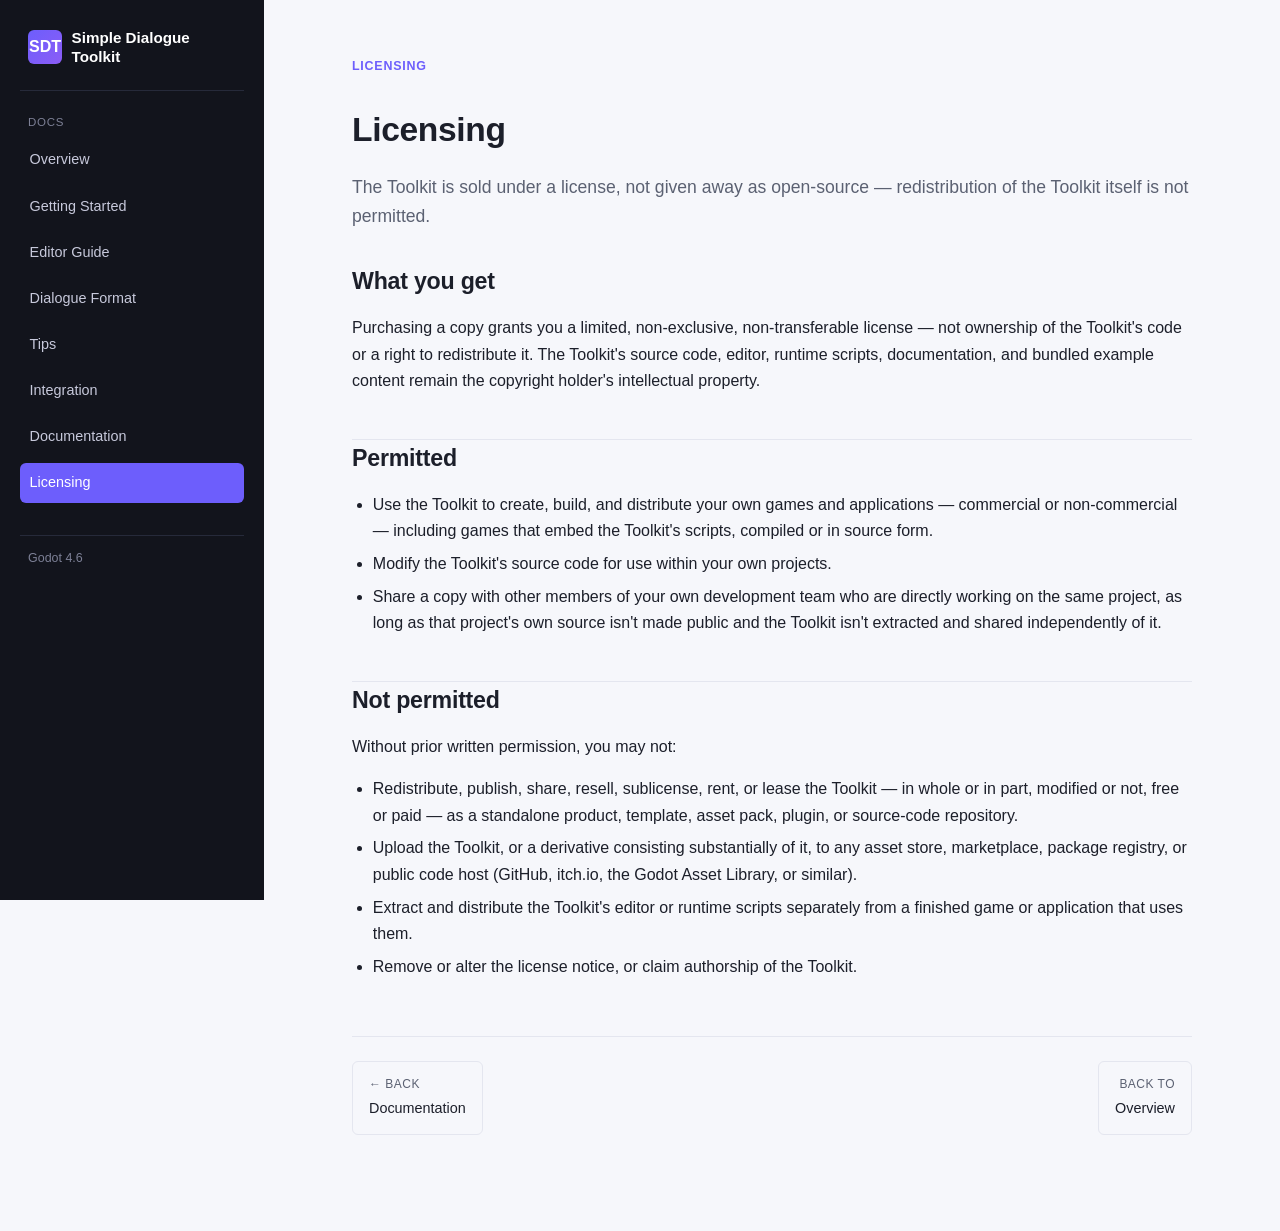
<file: licensing.html>
<!DOCTYPE html>
<html lang="en">
<head>
<meta charset="UTF-8">
<meta name="viewport" content="width=device-width, initial-scale=1.0">
<title>Licensing · Simple Dialogue Toolkit Docs</title>
<link rel="stylesheet" href="assets/css/style.css">
</head>
<body>
<button class="nav-toggle" aria-label="Toggle navigation">☰</button>
<div class="layout">
  <nav class="sidebar">
    <div class="sidebar-brand">
      <span class="brand-mark">SDT</span>
      <span class="brand-name">Simple Dialogue<br>Toolkit</span>
    </div>
    <div class="sidebar-section-label">Docs</div>
    <ul class="nav-list">
      <li><a href="index.html">Overview</a></li>
      <li><a href="getting-started.html">Getting Started</a></li>
      <li><a href="editor-guide.html">Editor Guide</a></li>
      <li><a href="dialogue-format.html">Dialogue Format</a></li>
      <li><a href="tips.html">Tips</a></li>
      <li><a href="integration.html">Integration</a></li>
      <li><a href="scripting.html">Documentation</a></li>
      <li><a href="licensing.html">Licensing</a></li>
    </ul>
    <div class="sidebar-footer">Godot 4.6</div>
  </nav>

  <main class="content">
    <div class="content-inner">
      <div class="page-header">
        <span class="eyebrow">Licensing</span>
        <h1>Licensing</h1>
        <p class="lede">The Toolkit is sold under a license, not given away as
        open-source — redistribution of the Toolkit itself is not permitted.</p>
      </div>

      <h2>What you get</h2>
      <p>Purchasing a copy grants you a limited, non-exclusive, non-transferable
      license — not ownership of the Toolkit's code or a right to redistribute it.
      The Toolkit's source code, editor, runtime scripts, documentation, and bundled
      example content remain the copyright holder's intellectual property.</p>

      <h2>Permitted</h2>
      <ul>
        <li>Use the Toolkit to create, build, and distribute your own games and
        applications — commercial or non-commercial — including games that embed the
        Toolkit's scripts, compiled or in source form.</li>
        <li>Modify the Toolkit's source code for use within your own projects.</li>
        <li>Share a copy with other members of your own development team who are
        directly working on the same project, as long as that project's own source
        isn't made public and the Toolkit isn't extracted and shared independently of
        it.</li>
      </ul>

      <h2>Not permitted</h2>
      <p>Without prior written permission, you may not:</p>
      <ul>
        <li>Redistribute, publish, share, resell, sublicense, rent, or lease the
        Toolkit — in whole or in part, modified or not, free or paid — as a
        standalone product, template, asset pack, plugin, or source-code
        repository.</li>
        <li>Upload the Toolkit, or a derivative consisting substantially of it, to any
        asset store, marketplace, package registry, or public code host (GitHub,
        itch.io, the Godot Asset Library, or similar).</li>
        <li>Extract and distribute the Toolkit's editor or runtime scripts separately
        from a finished game or application that uses them.</li>
        <li>Remove or alter the license notice, or claim authorship of the Toolkit.</li>
      </ul>

      <div class="next-prev">
        <a href="scripting.html">
          <span class="direction">← Back</span>
          Documentation
        </a>
        <a class="to-end" href="index.html">
          <span class="direction">Back to</span>
          Overview
        </a>
      </div>
    </div>
  </main>
</div>
<script src="assets/js/site.js"></script>
</body>
</html>
</file>
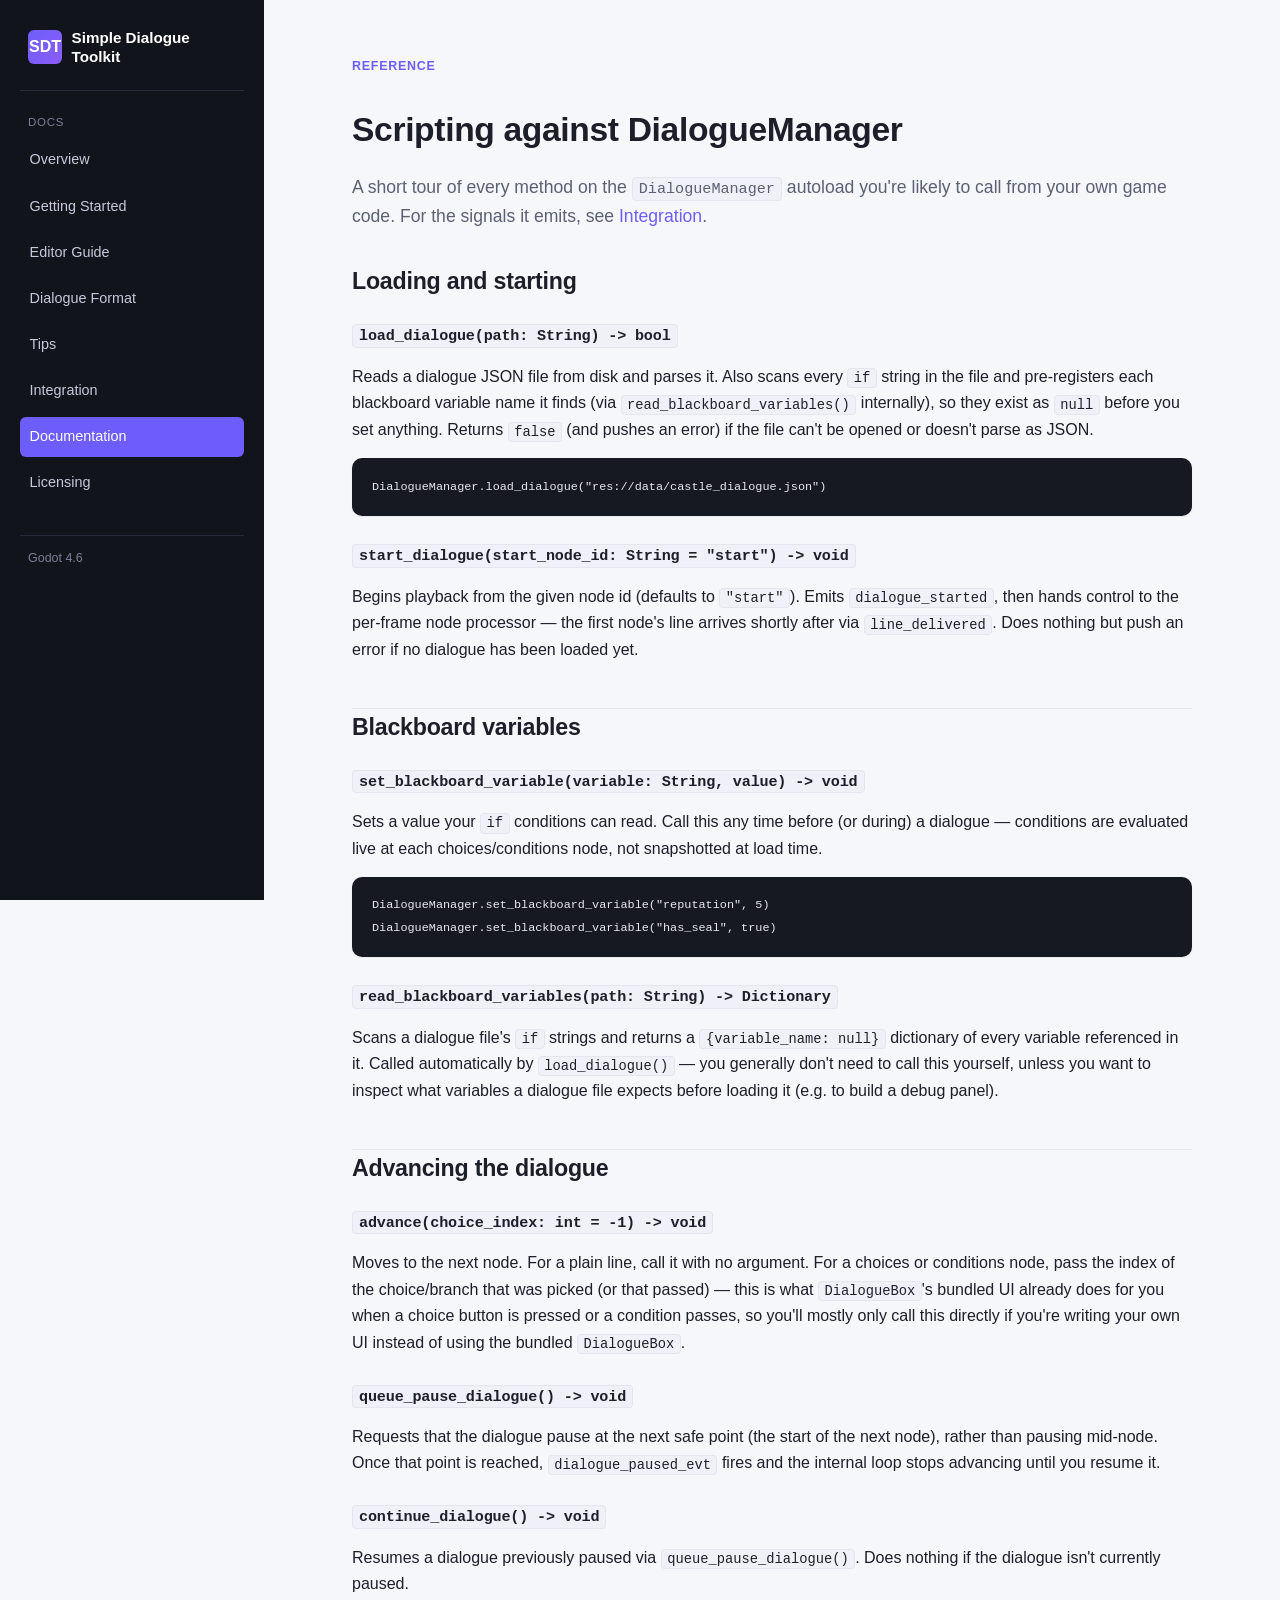
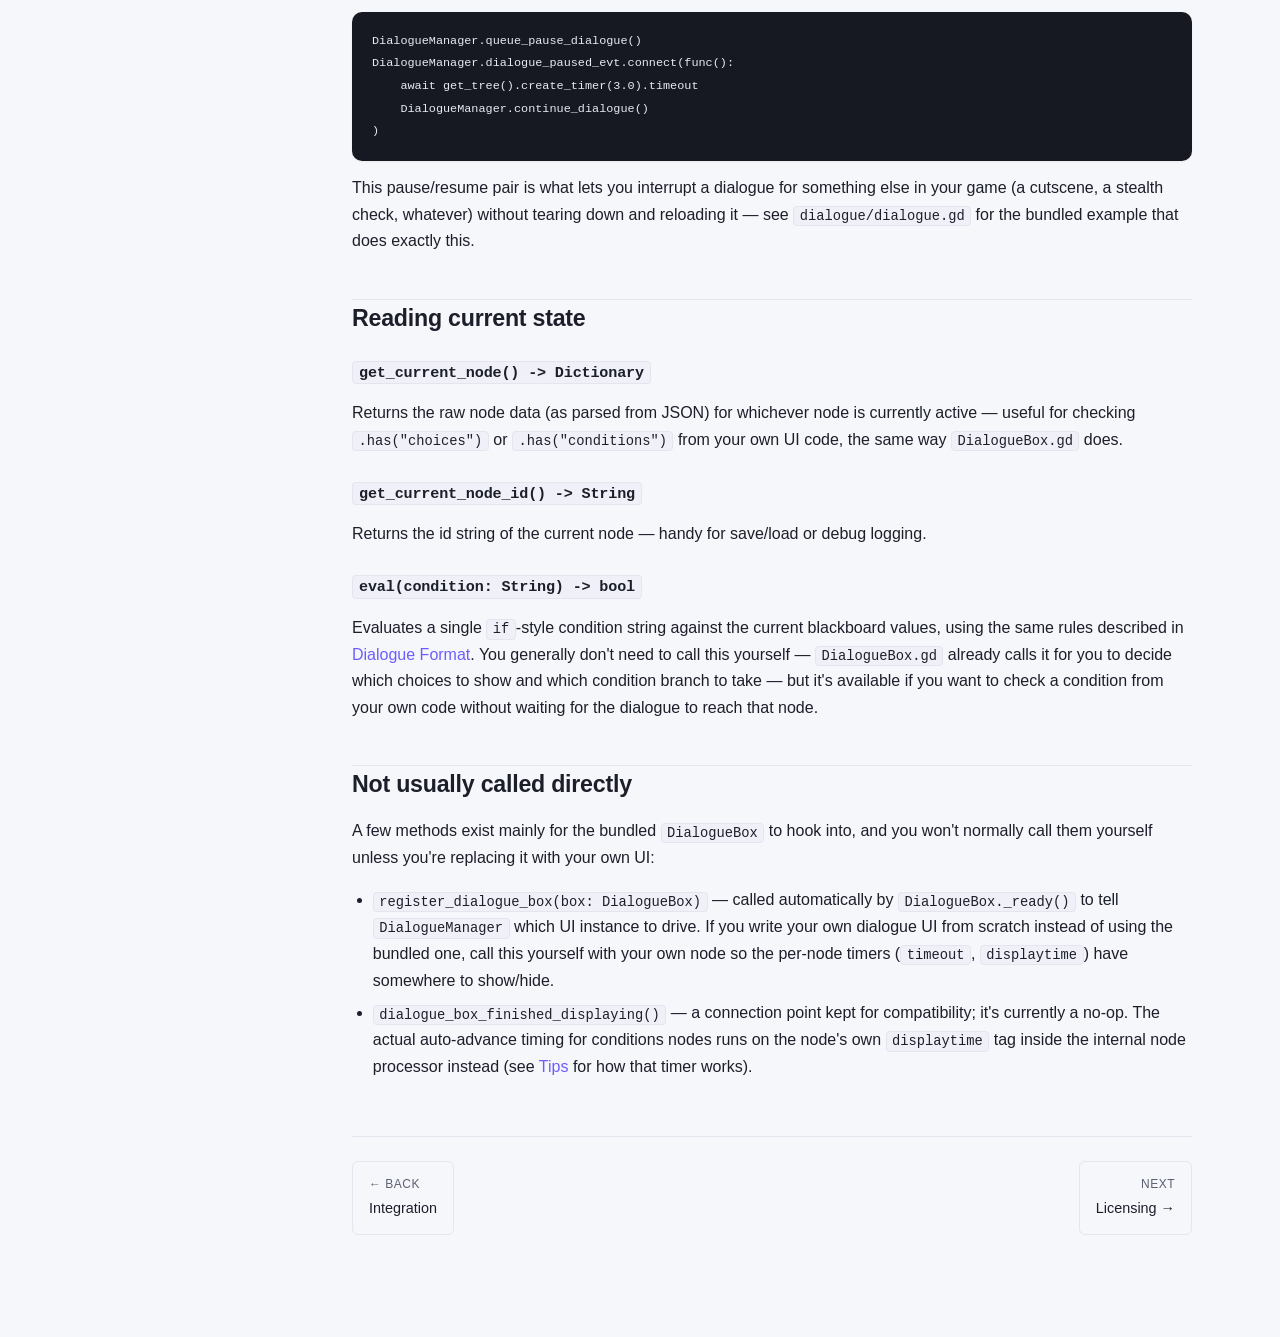
<file: scripting.html>
<!DOCTYPE html>
<html lang="en">
<head>
<meta charset="UTF-8">
<meta name="viewport" content="width=device-width, initial-scale=1.0">
<title>Scripting · Simple Dialogue Toolkit Docs</title>
<link rel="stylesheet" href="assets/css/style.css">
</head>
<body>
<button class="nav-toggle" aria-label="Toggle navigation">☰</button>
<div class="layout">
  <nav class="sidebar">
    <div class="sidebar-brand">
      <span class="brand-mark">SDT</span>
      <span class="brand-name">Simple Dialogue<br>Toolkit</span>
    </div>
    <div class="sidebar-section-label">Docs</div>
    <ul class="nav-list">
      <li><a href="index.html">Overview</a></li>
      <li><a href="getting-started.html">Getting Started</a></li>
      <li><a href="editor-guide.html">Editor Guide</a></li>
      <li><a href="dialogue-format.html">Dialogue Format</a></li>
      <li><a href="tips.html">Tips</a></li>
      <li><a href="integration.html">Integration</a></li>
      <li><a href="scripting.html">Documentation</a></li>
      <li><a href="licensing.html">Licensing</a></li>
    </ul>
    <div class="sidebar-footer">Godot 4.6</div>
  </nav>

  <main class="content">
    <div class="content-inner">
      <div class="page-header">
        <span class="eyebrow">Reference</span>
        <h1>Scripting against DialogueManager</h1>
        <p class="lede">A short tour of every method on the <code>DialogueManager</code>
        autoload you're likely to call from your own game code. For the signals it
        emits, see <a href="integration.html#signals">Integration</a>.</p>
      </div>

      <h2>Loading and starting</h2>

      <h3><code>load_dialogue(path: String) -&gt; bool</code></h3>
      <p>Reads a dialogue JSON file from disk and parses it. Also scans every
      <code>if</code> string in the file and pre-registers each blackboard variable
      name it finds (via <code>read_blackboard_variables()</code> internally), so they
      exist as <code>null</code> before you set anything. Returns <code>false</code>
      (and pushes an error) if the file can't be opened or doesn't parse as JSON.</p>
      <pre><code>DialogueManager.load_dialogue("res://data/castle_dialogue.json")</code></pre>

      <h3><code>start_dialogue(start_node_id: String = "start") -&gt; void</code></h3>
      <p>Begins playback from the given node id (defaults to <code>"start"</code>).
      Emits <code>dialogue_started</code>, then hands control to the per-frame node
      processor — the first node's line arrives shortly after via
      <code>line_delivered</code>. Does nothing but push an error if no dialogue has
      been loaded yet.</p>

      <h2>Blackboard variables</h2>

      <h3><code>set_blackboard_variable(variable: String, value) -&gt; void</code></h3>
      <p>Sets a value your <code>if</code> conditions can read. Call this any time
      before (or during) a dialogue — conditions are evaluated live at each
      choices/conditions node, not snapshotted at load time.</p>
      <pre><code>DialogueManager.set_blackboard_variable("reputation", 5)
DialogueManager.set_blackboard_variable("has_seal", true)</code></pre>

      <h3><code>read_blackboard_variables(path: String) -&gt; Dictionary</code></h3>
      <p>Scans a dialogue file's <code>if</code> strings and returns a
      <code>{variable_name: null}</code> dictionary of every variable referenced in it.
      Called automatically by <code>load_dialogue()</code> — you generally don't need
      to call this yourself, unless you want to inspect what variables a dialogue file
      expects before loading it (e.g. to build a debug panel).</p>

      <h2>Advancing the dialogue</h2>

      <h3><code>advance(choice_index: int = -1) -&gt; void</code></h3>
      <p>Moves to the next node. For a plain line, call it with no argument. For a
      choices or conditions node, pass the index of the choice/branch that was picked
      (or that passed) — this is what <code>DialogueBox</code>'s bundled UI already
      does for you when a choice button is pressed or a condition passes, so you'll
      mostly only call this directly if you're writing your own UI instead of using
      the bundled <code>DialogueBox</code>.</p>

      <h3><code>queue_pause_dialogue() -&gt; void</code></h3>
      <p>Requests that the dialogue pause at the next safe point (the start of the next
      node), rather than pausing mid-node. Once that point is reached,
      <code>dialogue_paused_evt</code> fires and the internal loop stops advancing until
      you resume it.</p>

      <h3><code>continue_dialogue() -&gt; void</code></h3>
      <p>Resumes a dialogue previously paused via <code>queue_pause_dialogue()</code>.
      Does nothing if the dialogue isn't currently paused.</p>
      <pre><code>DialogueManager.queue_pause_dialogue()
DialogueManager.dialogue_paused_evt.connect(func():
    await get_tree().create_timer(3.0).timeout
    DialogueManager.continue_dialogue()
)</code></pre>
      <p>This pause/resume pair is what lets you interrupt a dialogue for something
      else in your game (a cutscene, a stealth check, whatever) without tearing down
      and reloading it — see <code>dialogue/dialogue.gd</code> for the bundled example
      that does exactly this.</p>

      <h2>Reading current state</h2>

      <h3><code>get_current_node() -&gt; Dictionary</code></h3>
      <p>Returns the raw node data (as parsed from JSON) for whichever node is
      currently active — useful for checking <code>.has("choices")</code> or
      <code>.has("conditions")</code> from your own UI code, the same way
      <code>DialogueBox.gd</code> does.</p>

      <h3><code>get_current_node_id() -&gt; String</code></h3>
      <p>Returns the id string of the current node — handy for save/load or debug
      logging.</p>

      <h3><code>eval(condition: String) -&gt; bool</code></h3>
      <p>Evaluates a single <code>if</code>-style condition string against the current
      blackboard values, using the same rules described in
      <a href="dialogue-format.html">Dialogue Format</a>. You generally don't need to
      call this yourself — <code>DialogueBox.gd</code> already calls it for you to
      decide which choices to show and which condition branch to take — but it's
      available if you want to check a condition from your own code without waiting
      for the dialogue to reach that node.</p>

      <h2>Not usually called directly</h2>
      <p>A few methods exist mainly for the bundled <code>DialogueBox</code> to hook
      into, and you won't normally call them yourself unless you're replacing it with
      your own UI:</p>
      <ul>
        <li><code>register_dialogue_box(box: DialogueBox)</code> — called
        automatically by <code>DialogueBox._ready()</code> to tell
        <code>DialogueManager</code> which UI instance to drive. If you write your own
        dialogue UI from scratch instead of using the bundled one, call this yourself
        with your own node so the per-node timers (<code>timeout</code>,
        <code>displaytime</code>) have somewhere to show/hide.</li>
        <li><code>dialogue_box_finished_displaying()</code> — a connection point kept
        for compatibility; it's currently a no-op. The actual auto-advance timing for
        conditions nodes runs on the node's own <code>displaytime</code> tag inside the
        internal node processor instead (see <a href="tips.html">Tips</a> for how that
        timer works).</li>
      </ul>

      <div class="next-prev">
        <a href="integration.html">
          <span class="direction">← Back</span>
          Integration
        </a>
        <a class="to-end" href="licensing.html">
          <span class="direction">Next</span>
          Licensing →
        </a>
      </div>
    </div>
  </main>
</div>
<script src="assets/js/site.js"></script>
</body>
</html>
</file>
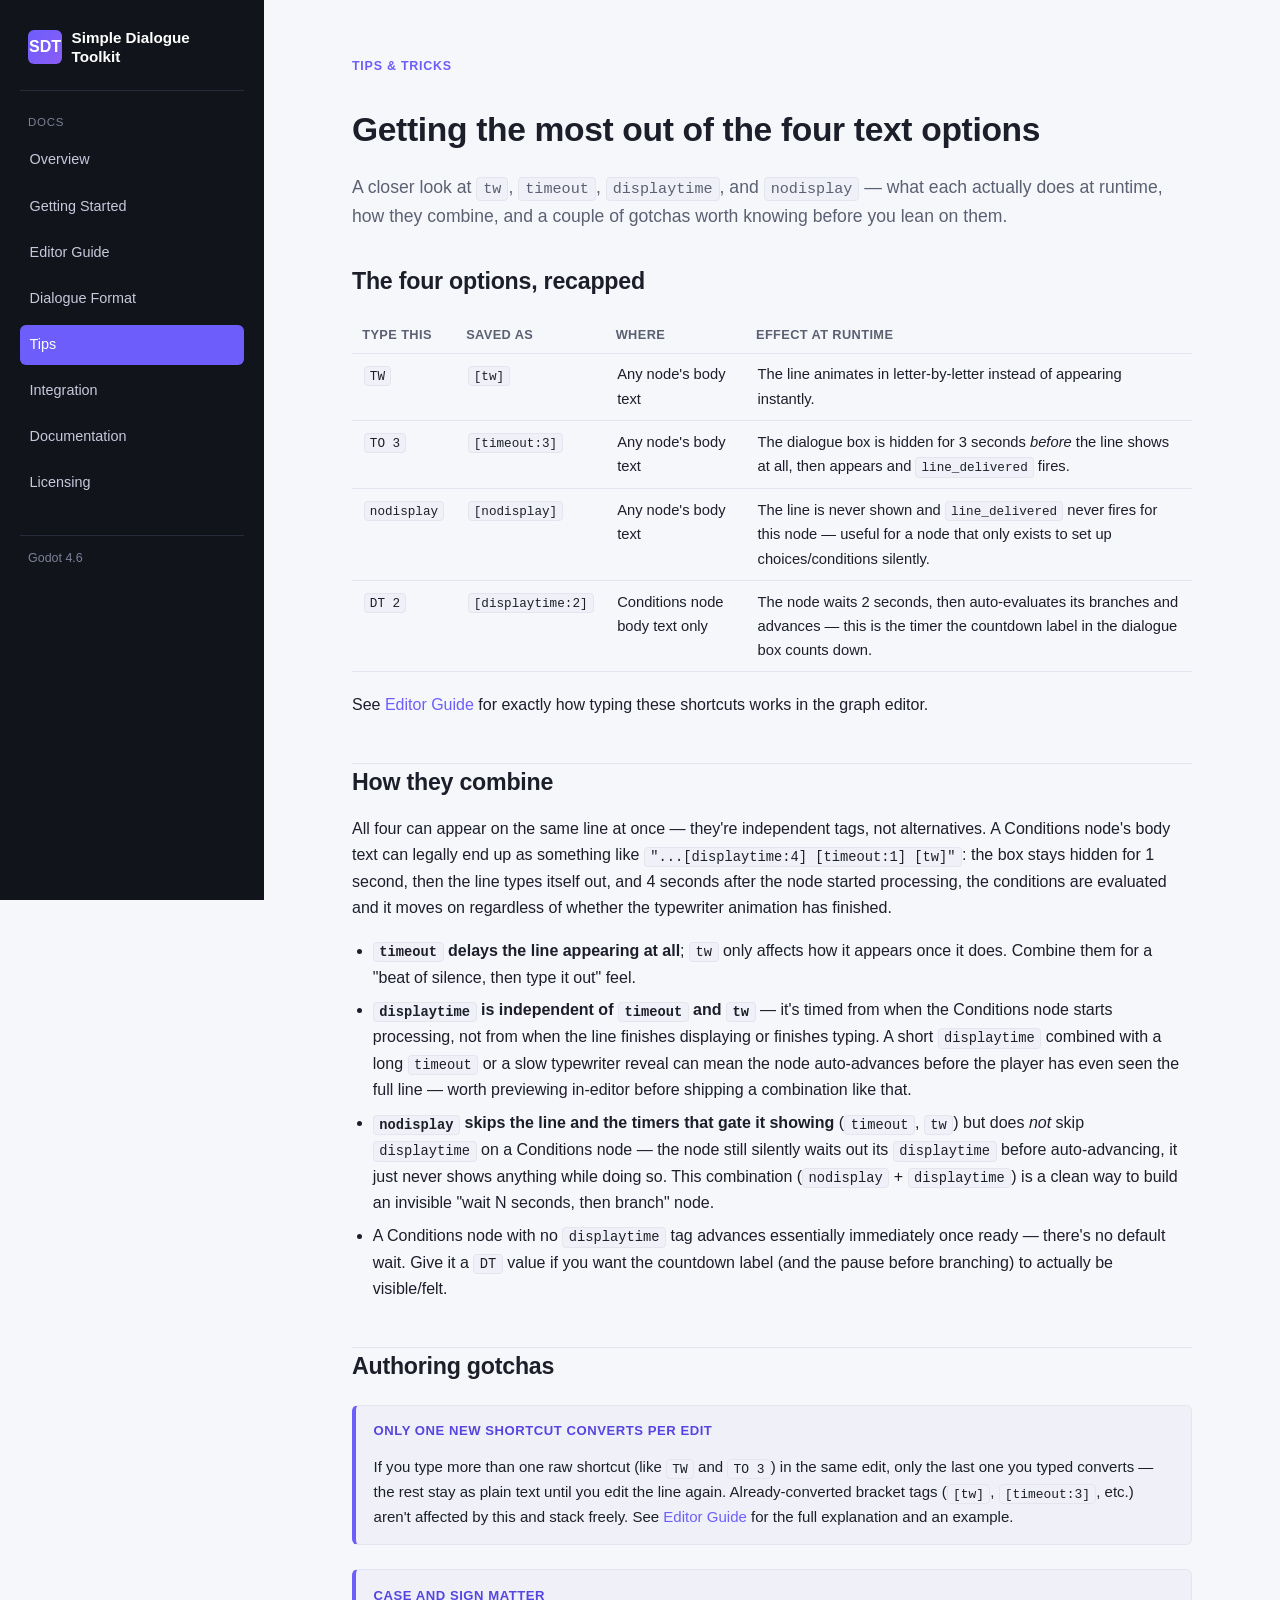
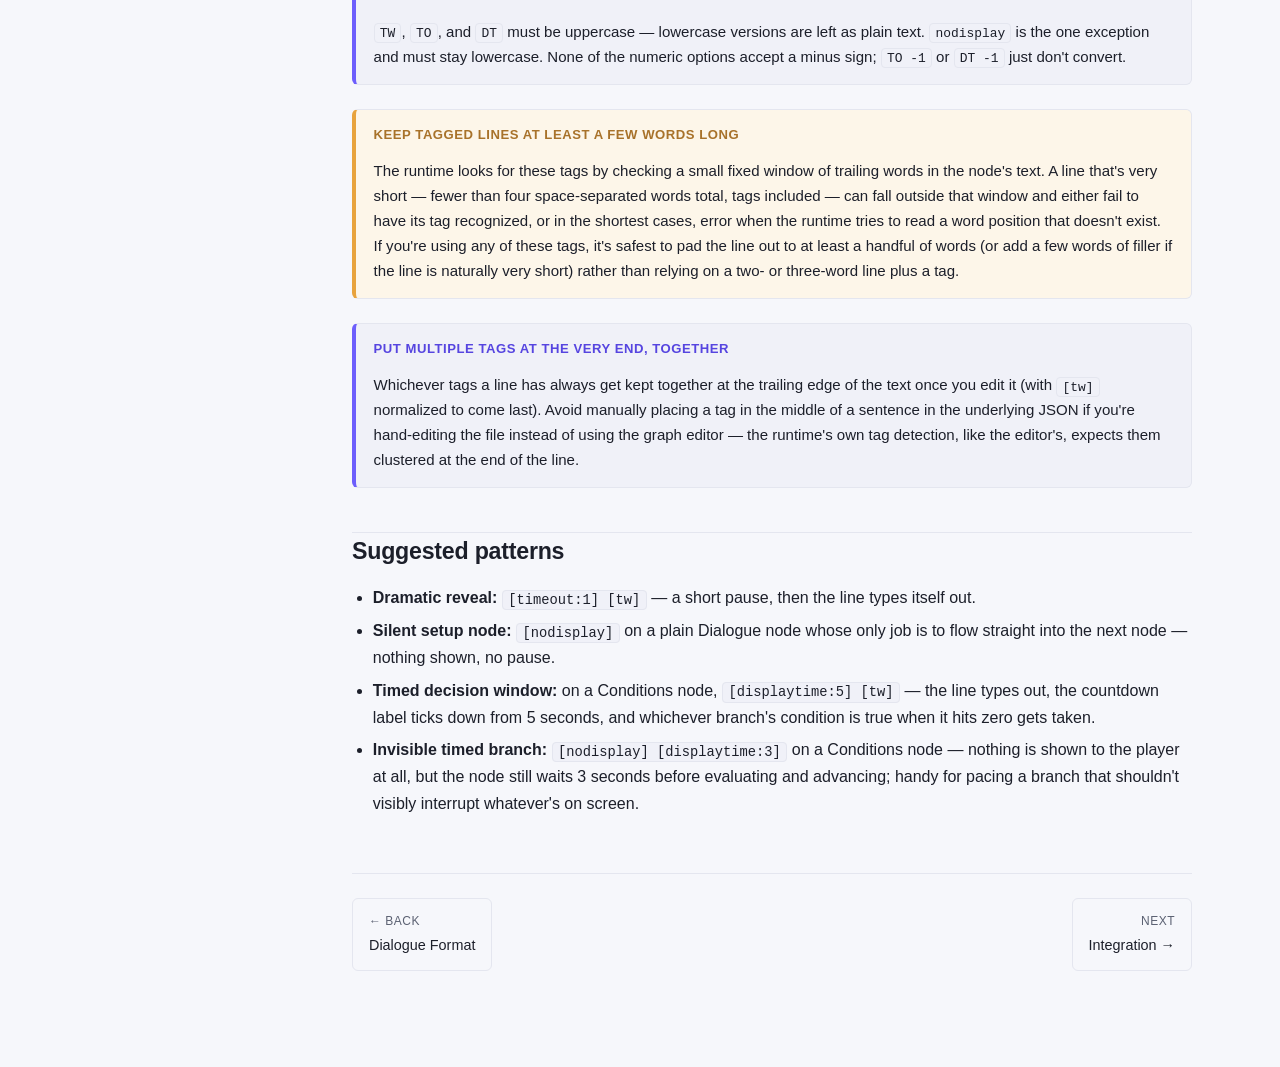
<file: tips.html>
<!DOCTYPE html>
<html lang="en">
<head>
<meta charset="UTF-8">
<meta name="viewport" content="width=device-width, initial-scale=1.0">
<title>Tips · Simple Dialogue Toolkit Docs</title>
<link rel="stylesheet" href="assets/css/style.css">
</head>
<body>
<button class="nav-toggle" aria-label="Toggle navigation">☰</button>
<div class="layout">
  <nav class="sidebar">
    <div class="sidebar-brand">
      <span class="brand-mark">SDT</span>
      <span class="brand-name">Simple Dialogue<br>Toolkit</span>
    </div>
    <div class="sidebar-section-label">Docs</div>
    <ul class="nav-list">
      <li><a href="index.html">Overview</a></li>
      <li><a href="getting-started.html">Getting Started</a></li>
      <li><a href="editor-guide.html">Editor Guide</a></li>
      <li><a href="dialogue-format.html">Dialogue Format</a></li>
      <li><a href="tips.html">Tips</a></li>
      <li><a href="integration.html">Integration</a></li>
      <li><a href="scripting.html">Documentation</a></li>
      <li><a href="licensing.html">Licensing</a></li>
    </ul>
    <div class="sidebar-footer">Godot 4.6</div>
  </nav>

  <main class="content">
    <div class="content-inner">
      <div class="page-header">
        <span class="eyebrow">Tips &amp; Tricks</span>
        <h1>Getting the most out of the four text options</h1>
        <p class="lede">A closer look at <code>tw</code>, <code>timeout</code>,
        <code>displaytime</code>, and <code>nodisplay</code> — what each actually does
        at runtime, how they combine, and a couple of gotchas worth knowing before you
        lean on them.</p>
      </div>

      <h2>The four options, recapped</h2>
      <table>
        <tr><th>Type this</th><th>Saved as</th><th>Where</th><th>Effect at runtime</th></tr>
        <tr>
          <td><code>TW</code></td>
          <td><code>[tw]</code></td>
          <td>Any node's body text</td>
          <td>The line animates in letter-by-letter instead of appearing instantly.</td>
        </tr>
        <tr>
          <td><code>TO 3</code></td>
          <td><code>[timeout:3]</code></td>
          <td>Any node's body text</td>
          <td>The dialogue box is hidden for 3 seconds <em>before</em> the line shows
          at all, then appears and <code>line_delivered</code> fires.</td>
        </tr>
        <tr>
          <td><code>nodisplay</code></td>
          <td><code>[nodisplay]</code></td>
          <td>Any node's body text</td>
          <td>The line is never shown and <code>line_delivered</code> never fires for
          this node — useful for a node that only exists to set up choices/conditions
          silently.</td>
        </tr>
        <tr>
          <td><code>DT 2</code></td>
          <td><code>[displaytime:2]</code></td>
          <td>Conditions node body text only</td>
          <td>The node waits 2 seconds, then auto-evaluates its branches and advances —
          this is the timer the countdown label in the dialogue box counts down.</td>
        </tr>
      </table>
      <p>See <a href="editor-guide.html">Editor Guide</a> for exactly how typing these
      shortcuts works in the graph editor.</p>

      <h2>How they combine</h2>
      <p>All four can appear on the same line at once — they're independent tags, not
      alternatives. A Conditions node's body text can legally end up as something like
      <code>"...[displaytime:4] [timeout:1] [tw]"</code>: the box stays hidden for 1
      second, then the line types itself out, and 4 seconds after the node started
      processing, the conditions are evaluated and it moves on regardless of whether
      the typewriter animation has finished.</p>
      <ul>
        <li><strong><code>timeout</code> delays the line appearing at all</strong>;
        <code>tw</code> only affects how it appears once it does. Combine them for a
        "beat of silence, then type it out" feel.</li>
        <li><strong><code>displaytime</code> is independent of <code>timeout</code> and
        <code>tw</code></strong> — it's timed from when the Conditions node starts
        processing, not from when the line finishes displaying or finishes typing. A
        short <code>displaytime</code> combined with a long <code>timeout</code> or a
        slow typewriter reveal can mean the node auto-advances before the player has
        even seen the full line — worth previewing in-editor before shipping a
        combination like that.</li>
        <li><strong><code>nodisplay</code> skips the line and the timers that gate it
        showing</strong> (<code>timeout</code>, <code>tw</code>) but does
        <em>not</em> skip <code>displaytime</code> on a Conditions node — the
        node still silently waits out its <code>displaytime</code> before
        auto-advancing, it just never shows anything while doing so. This combination
        (<code>nodisplay</code> + <code>displaytime</code>) is a clean way to build an
        invisible "wait N seconds, then branch" node.</li>
        <li>A Conditions node with no <code>displaytime</code> tag advances
        essentially immediately once ready — there's no default wait. Give it a
        <code>DT</code> value if you want the countdown label (and the pause before
        branching) to actually be visible/felt.</li>
      </ul>

      <h2>Authoring gotchas</h2>

      <div class="callout callout--note">
        <span class="callout-title">Only one new shortcut converts per edit</span>
        <p>If you type more than one raw shortcut (like <code>TW</code> and
        <code>TO 3</code>) in the same edit, only the last one you typed converts —
        the rest stay as plain text until you edit the line again. Already-converted
        bracket tags (<code>[tw]</code>, <code>[timeout:3]</code>, etc.) aren't
        affected by this and stack freely. See <a href="editor-guide.html">Editor
        Guide</a> for the full explanation and an example.</p>
      </div>

      <div class="callout callout--note">
        <span class="callout-title">Case and sign matter</span>
        <p><code>TW</code>, <code>TO</code>, and <code>DT</code> must be uppercase —
        lowercase versions are left as plain text. <code>nodisplay</code> is the one
        exception and must stay lowercase. None of the numeric options accept a minus
        sign; <code>TO -1</code> or <code>DT -1</code> just don't convert.</p>
      </div>

      <div class="callout callout--warning">
        <span class="callout-title">Keep tagged lines at least a few words long</span>
        <p>The runtime looks for these tags by checking a small fixed window of
        trailing words in the node's text. A line that's very short — fewer than four
        space-separated words total, tags included — can fall outside that window and
        either fail to have its tag recognized, or in the shortest cases, error when
        the runtime tries to read a word position that doesn't exist. If you're using
        any of these tags, it's safest to pad the line out to at least a handful of
        words (or add a few words of filler if the line is naturally very short) rather
        than relying on a two- or three-word line plus a tag.</p>
      </div>

      <div class="callout callout--note">
        <span class="callout-title">Put multiple tags at the very end, together</span>
        <p>Whichever tags a line has always get kept together at the trailing edge of
        the text once you edit it (with <code>[tw]</code> normalized to come last).
        Avoid manually placing a tag in the middle of a sentence in the underlying JSON
        if you're hand-editing the file instead of using the graph editor — the
        runtime's own tag detection, like the editor's, expects them clustered at the
        end of the line.</p>
      </div>

      <h2>Suggested patterns</h2>
      <ul>
        <li><strong>Dramatic reveal:</strong> <code>[timeout:1] [tw]</code> — a short
        pause, then the line types itself out.</li>
        <li><strong>Silent setup node:</strong> <code>[nodisplay]</code> on a plain
        Dialogue node whose only job is to flow straight into the next node — nothing
        shown, no pause.</li>
        <li><strong>Timed decision window:</strong> on a Conditions node,
        <code>[displaytime:5] [tw]</code> — the line types out, the countdown label
        ticks down from 5 seconds, and whichever branch's condition is true when it
        hits zero gets taken.</li>
        <li><strong>Invisible timed branch:</strong> <code>[nodisplay]
        [displaytime:3]</code> on a Conditions node — nothing is shown to the player at
        all, but the node still waits 3 seconds before evaluating and advancing; handy
        for pacing a branch that shouldn't visibly interrupt whatever's on screen.</li>
      </ul>

      <div class="next-prev">
        <a href="dialogue-format.html">
          <span class="direction">← Back</span>
          Dialogue Format
        </a>
        <a class="to-end" href="integration.html">
          <span class="direction">Next</span>
          Integration →
        </a>
      </div>
    </div>
  </main>
</div>
<script src="assets/js/site.js"></script>
</body>
</html>
</file>
<file: assets/css/style.css>
/* ==========================================================================
   Dialogue Graph Toolkit — Documentation Site Stylesheet
   --------------------------------------------------------------------------
   Everything you're likely to want to reskin lives in the :root variables
   below. Change a color or font here and it updates across every page.
   ========================================================================== */

:root {
  /* Brand */
  --color-primary: #6d5efc;
  --color-primary-dark: #5645e0;
  --color-primary-light: #efedff;

  /* Accents (mirrors the editor's node-type coloring language) */
  --color-accent-amber: #e8a33d;   /* conditional choices */
  --color-accent-purple: #8b5cf6;  /* condition branches */
  --color-accent-green: #2fb673;   /* success / reachable */
  --color-accent-red: #e35d6a;     /* warnings / delete actions */

  /* Sidebar */
  --sidebar-width: 264px;
  --color-sidebar-bg: #12141c;
  --color-sidebar-bg-alt: #1a1d29;
  --color-sidebar-text: #c7c9db;
  --color-sidebar-text-muted: #7d8096;
  --color-sidebar-border: #262a3a;

  /* Content surface */
  --color-bg: #f6f7fb;
  --color-surface: #ffffff;
  --color-surface-alt: #f0f1f8;
  --color-text: #1c1f2a;
  --color-text-muted: #5b6172;
  --color-border: #e4e6ef;

  /* Code */
  --color-code-bg: #161822;
  --color-code-text: #e8e9f3;
  --color-code-muted: #8890b5;

  /* Type */
  --font-sans: "Inter", -apple-system, BlinkMacSystemFont, "Segoe UI", Roboto,
    Helvetica, Arial, sans-serif;
  --font-mono: "JetBrains Mono", "Fira Code", SFMono-Regular, Consolas,
    "Liberation Mono", Menlo, monospace;

  /* Misc */
  --radius-sm: 6px;
  --radius-md: 10px;
  --radius-lg: 16px;
  --shadow-sm: 0 1px 2px rgba(15, 17, 23, 0.06);
  --shadow-md: 0 8px 24px rgba(15, 17, 23, 0.08);
  --content-max-width: 840px;
  --transition: 150ms ease;
}

/* Optional: automatic dark mode for the content surface.
   Delete this block if you'd rather keep a single fixed theme. */
@media (prefers-color-scheme: dark) {
  :root {
    --color-bg: #0f1117;
    --color-surface: #171a24;
    --color-surface-alt: #1d2130;
    --color-text: #e7e8f2;
    --color-text-muted: #9799b3;
    --color-border: #2b2f42;
    --color-primary-light: #221f3d;
  }
}

/* ── Reset & base ─────────────────────────────────────────────────────── */

*,
*::before,
*::after {
  box-sizing: border-box;
}

html {
  scroll-behavior: smooth;
}

body {
  margin: 0;
  font-family: var(--font-sans);
  background: var(--color-bg);
  color: var(--color-text);
  line-height: 1.65;
  -webkit-font-smoothing: antialiased;
}

img {
  max-width: 100%;
  display: block;
}

a {
  color: var(--color-primary);
  text-decoration: none;
}

a:hover {
  text-decoration: underline;
}

h1, h2, h3, h4 {
  line-height: 1.25;
  font-weight: 700;
  letter-spacing: -0.01em;
  scroll-margin-top: 2rem;
}

h1 { font-size: 2.1rem; }
h2 {
  font-size: 1.45rem;
  margin-top: 2.75rem;
  padding-top: 0.25rem;
  border-top: 1px solid var(--color-border);
}
h2:first-of-type { border-top: none; margin-top: 1.5rem; }
h3 { font-size: 1.1rem; margin-top: 1.75rem; }

p { margin: 0.9em 0; }

ul, ol {
  padding-left: 1.3em;
}
li { margin: 0.4em 0; }

code {
  font-family: var(--font-mono);
  font-size: 0.86em;
  background: var(--color-surface-alt);
  border: 1px solid var(--color-border);
  padding: 0.12em 0.4em;
  border-radius: 4px;
}

pre {
  background: var(--color-code-bg);
  color: var(--color-code-text);
  padding: 1.1rem 1.25rem;
  border-radius: var(--radius-md);
  overflow-x: auto;
  font-size: 0.86rem;
  box-shadow: var(--shadow-sm);
}

pre code {
  background: none;
  border: none;
  padding: 0;
  color: inherit;
}

kbd {
  font-family: var(--font-mono);
  font-size: 0.82em;
  background: var(--color-surface-alt);
  border: 1px solid var(--color-border);
  border-bottom-width: 2px;
  border-radius: 5px;
  padding: 0.1em 0.5em;
}

hr {
  border: none;
  border-top: 1px solid var(--color-border);
  margin: 2.5rem 0;
}

table {
  width: 100%;
  border-collapse: collapse;
  margin: 1.25rem 0;
  font-size: 0.92rem;
}

th, td {
  text-align: left;
  padding: 0.6em 0.8em;
  border-bottom: 1px solid var(--color-border);
  vertical-align: top;
}

th {
  color: var(--color-text-muted);
  font-weight: 600;
  font-size: 0.8rem;
  text-transform: uppercase;
  letter-spacing: 0.03em;
}

/* ── Layout ───────────────────────────────────────────────────────────── */

.layout {
  display: flex;
  min-height: 100vh;
}

.sidebar {
  width: var(--sidebar-width);
  flex-shrink: 0;
  background: var(--color-sidebar-bg);
  color: var(--color-sidebar-text);
  padding: 1.75rem 1.25rem 2rem;
  position: sticky;
  top: 0;
  height: 100vh;
  overflow-y: auto;
}

.sidebar-brand {
  display: flex;
  align-items: center;
  gap: 0.6rem;
  padding: 0 0.5rem 1.5rem;
  margin-bottom: 0.75rem;
  border-bottom: 1px solid var(--color-sidebar-border);
}

.brand-mark {
  display: inline-flex;
  align-items: center;
  justify-content: center;
  width: 34px;
  height: 34px;
  border-radius: var(--radius-sm);
  background: linear-gradient(135deg, var(--color-primary), var(--color-accent-purple));
  color: #fff;
  font-weight: 700;
  font-size: 1rem;
  flex-shrink: 0;
}

.brand-name {
  font-weight: 700;
  font-size: 0.95rem;
  color: #fff;
  line-height: 1.25;
}

.sidebar-section-label {
  font-size: 0.72rem;
  text-transform: uppercase;
  letter-spacing: 0.06em;
  color: var(--color-sidebar-text-muted);
  padding: 0 0.5rem;
  margin: 1.4rem 0 0.5rem;
}

.nav-list {
  list-style: none;
  padding: 0;
  margin: 0;
}

.nav-list a {
  display: block;
  padding: 0.5rem 0.6rem;
  border-radius: var(--radius-sm);
  color: var(--color-sidebar-text);
  font-size: 0.9rem;
  font-weight: 500;
  text-decoration: none;
  transition: background var(--transition), color var(--transition);
}

.nav-list a:hover {
  background: var(--color-sidebar-bg-alt);
  color: #fff;
}

.nav-list a.active {
  background: var(--color-primary);
  color: #fff;
}

.sidebar-footer {
  margin-top: 2rem;
  padding: 0.75rem 0.5rem 0;
  border-top: 1px solid var(--color-sidebar-border);
  font-size: 0.78rem;
  color: var(--color-sidebar-text-muted);
}

.nav-toggle {
  display: none;
  position: fixed;
  top: 0.9rem;
  left: 0.9rem;
  z-index: 40;
  width: 40px;
  height: 40px;
  border-radius: var(--radius-sm);
  border: 1px solid var(--color-border);
  background: var(--color-surface);
  box-shadow: var(--shadow-sm);
  font-size: 1.1rem;
  cursor: pointer;
}

.content {
  flex: 1;
  min-width: 0;
  padding: 3.25rem 3rem 6rem;
}

.content-inner {
  max-width: var(--content-max-width);
  margin: 0 auto;
}

.page-header {
  margin-bottom: 2rem;
}

.eyebrow {
  display: inline-block;
  font-size: 0.78rem;
  font-weight: 700;
  text-transform: uppercase;
  letter-spacing: 0.06em;
  color: var(--color-primary);
  margin-bottom: 0.6rem;
}

.lede {
  font-size: 1.1rem;
  color: var(--color-text-muted);
  margin-top: 0.5rem;
}

/* ── Components ───────────────────────────────────────────────────────── */

.callout {
  border: 1px solid var(--color-border);
  border-left-width: 4px;
  background: var(--color-surface-alt);
  border-radius: var(--radius-sm);
  padding: 0.9rem 1.1rem;
  margin: 1.5rem 0;
  font-size: 0.94rem;
}

.callout p:first-child { margin-top: 0; }
.callout p:last-child { margin-bottom: 0; }

.callout-title {
  font-weight: 700;
  font-size: 0.82rem;
  text-transform: uppercase;
  letter-spacing: 0.04em;
  margin-bottom: 0.35rem;
  display: block;
}

.callout--note {
  border-left-color: var(--color-primary);
}
.callout--note .callout-title { color: var(--color-primary-dark); }

.callout--warning {
  border-left-color: var(--color-accent-amber);
  background: #fdf6e9;
}
.callout--warning .callout-title { color: #a8722a; }

.callout--bug {
  border-left-color: var(--color-accent-red);
  background: #fdedee;
}
.callout--bug .callout-title { color: #b5333f; }

@media (prefers-color-scheme: dark) {
  .callout--warning { background: #2a2313; }
  .callout--bug { background: #2c1618; }
}

.card-grid {
  display: grid;
  grid-template-columns: repeat(auto-fit, minmax(220px, 1fr));
  gap: 1rem;
  margin: 1.75rem 0;
}

.card {
  background: var(--color-surface);
  border: 1px solid var(--color-border);
  border-radius: var(--radius-md);
  padding: 1.25rem;
  box-shadow: var(--shadow-sm);
}

.card h3 {
  margin-top: 0;
  font-size: 1rem;
  display: flex;
  align-items: center;
  gap: 0.5rem;
}

.card p {
  font-size: 0.9rem;
  color: var(--color-text-muted);
  margin-bottom: 0;
}

.dot {
  display: inline-block;
  width: 9px;
  height: 9px;
  border-radius: 50%;
  flex-shrink: 0;
}

.dot--choice { background: var(--color-primary); }
.dot--choice-if { background: var(--color-accent-amber); }
.dot--condition { background: var(--color-accent-purple); }
.dot--else { background: var(--color-text-muted); }

.badge {
  display: inline-block;
  font-size: 0.72rem;
  font-weight: 700;
  padding: 0.15em 0.55em;
  border-radius: 999px;
  background: var(--color-primary-light);
  color: var(--color-primary-dark);
  text-transform: uppercase;
  letter-spacing: 0.03em;
}

.hero {
  background: linear-gradient(160deg, var(--color-primary) 0%, var(--color-accent-purple) 100%);
  color: #fff;
  border-radius: var(--radius-lg);
  padding: 2.5rem 2.5rem;
  margin-bottom: 2.5rem;
  box-shadow: var(--shadow-md);
}

.hero h1 {
  color: #fff;
  margin-top: 0;
}

.hero p {
  color: rgba(255, 255, 255, 0.9);
  font-size: 1.05rem;
  max-width: 60ch;
}

.hero-actions {
  display: flex;
  gap: 0.75rem;
  margin-top: 1.5rem;
  flex-wrap: wrap;
}

.btn {
  display: inline-flex;
  align-items: center;
  gap: 0.4rem;
  padding: 0.55rem 1.1rem;
  border-radius: var(--radius-sm);
  font-weight: 600;
  font-size: 0.9rem;
  text-decoration: none;
  transition: transform var(--transition), box-shadow var(--transition);
}

.btn:hover { text-decoration: none; transform: translateY(-1px); }

.btn--light {
  background: #fff;
  color: var(--color-primary-dark);
}

.btn--outline {
  background: transparent;
  color: #fff;
  border: 1px solid rgba(255, 255, 255, 0.6);
}

.next-prev {
  display: flex;
  justify-content: space-between;
  gap: 1rem;
  margin-top: 3.5rem;
  padding-top: 1.5rem;
  border-top: 1px solid var(--color-border);
  font-size: 0.9rem;
}

.next-prev a {
  display: block;
  padding: 0.8rem 1rem;
  border: 1px solid var(--color-border);
  border-radius: var(--radius-sm);
  color: var(--color-text);
  max-width: 48%;
}

.next-prev a:hover {
  border-color: var(--color-primary);
  text-decoration: none;
}

.next-prev .direction {
  display: block;
  font-size: 0.75rem;
  color: var(--color-text-muted);
  text-transform: uppercase;
  letter-spacing: 0.04em;
  margin-bottom: 0.15rem;
}

.next-prev .to-end { margin-left: auto; text-align: right; }

/* ── Responsive ───────────────────────────────────────────────────────── */

@media (max-width: 900px) {
  .nav-toggle { display: block; }

  .sidebar {
    position: fixed;
    left: 0;
    top: 0;
    z-index: 30;
    transform: translateX(-100%);
    transition: transform var(--transition);
    box-shadow: var(--shadow-md);
  }

  .sidebar.open {
    transform: translateX(0);
  }

  .content {
    padding: 5rem 1.4rem 4rem;
  }

  .hero {
    padding: 2rem 1.5rem;
  }
}
</file>
